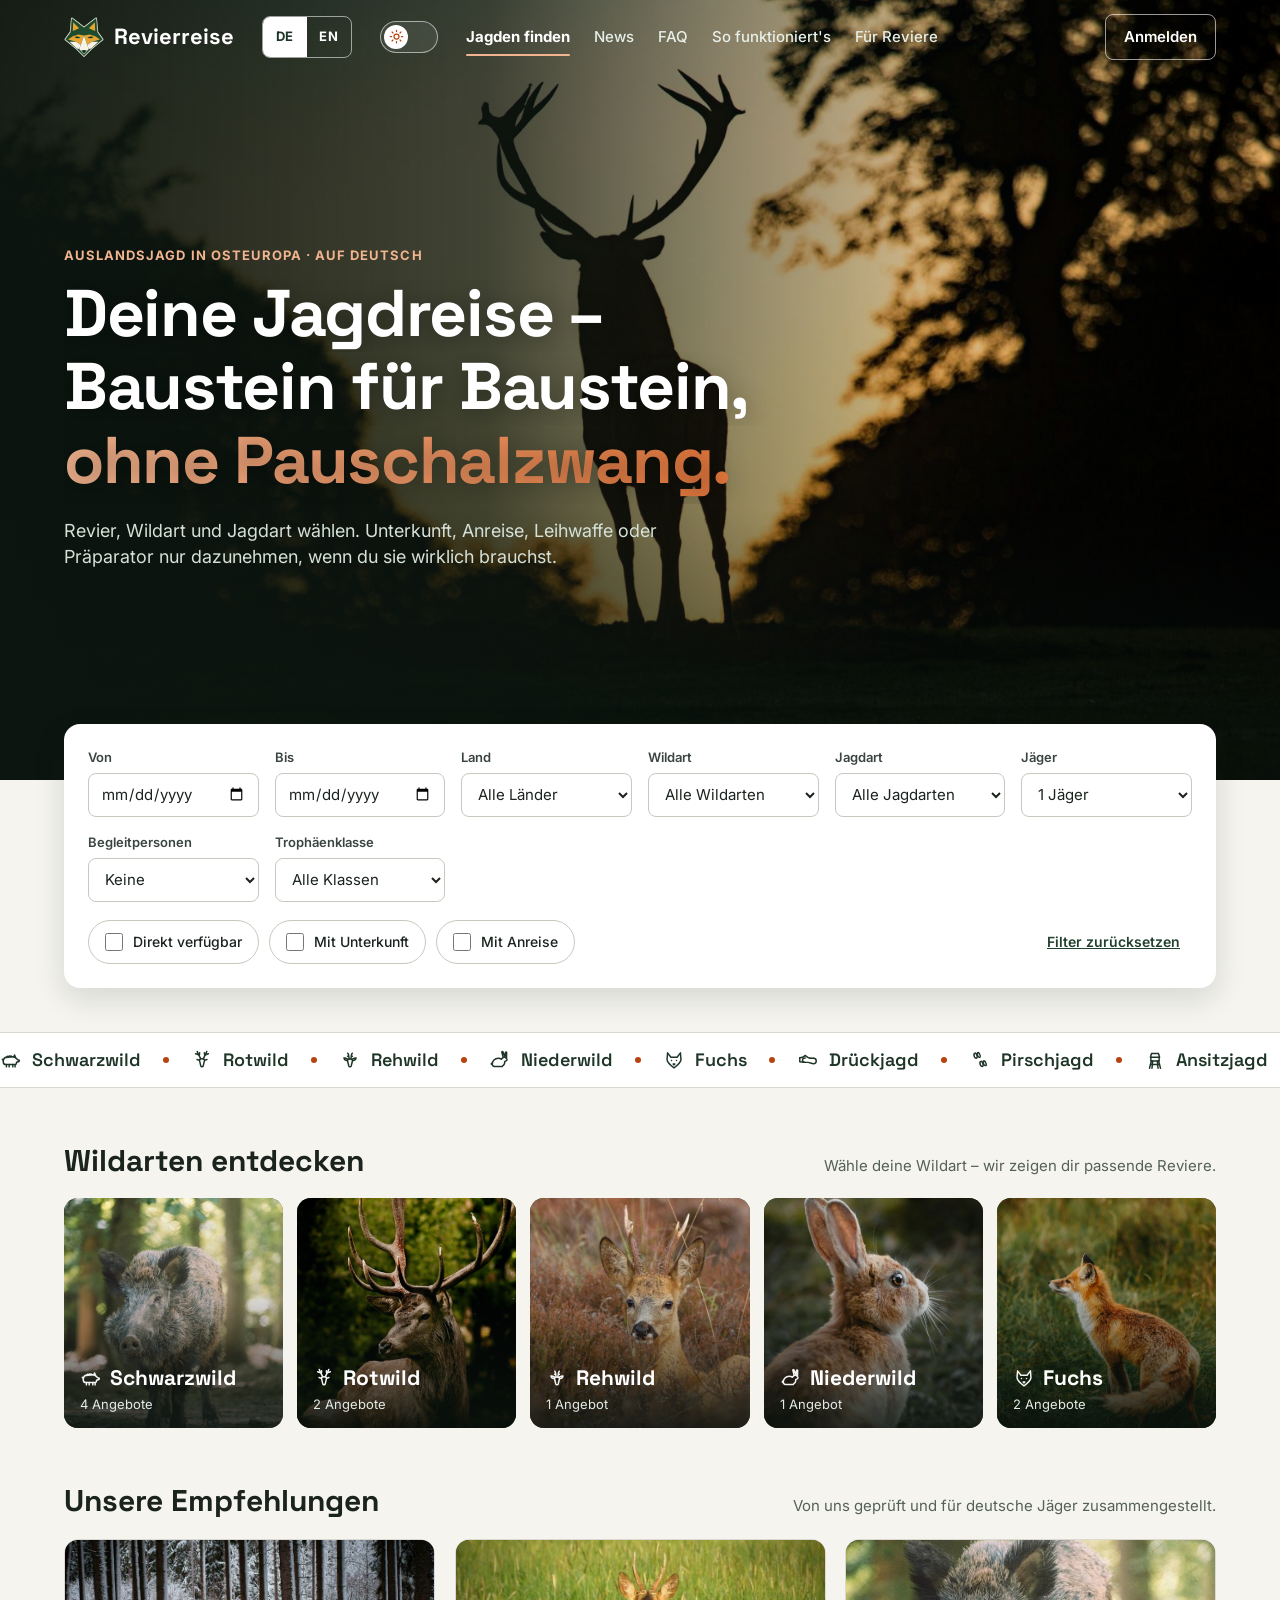
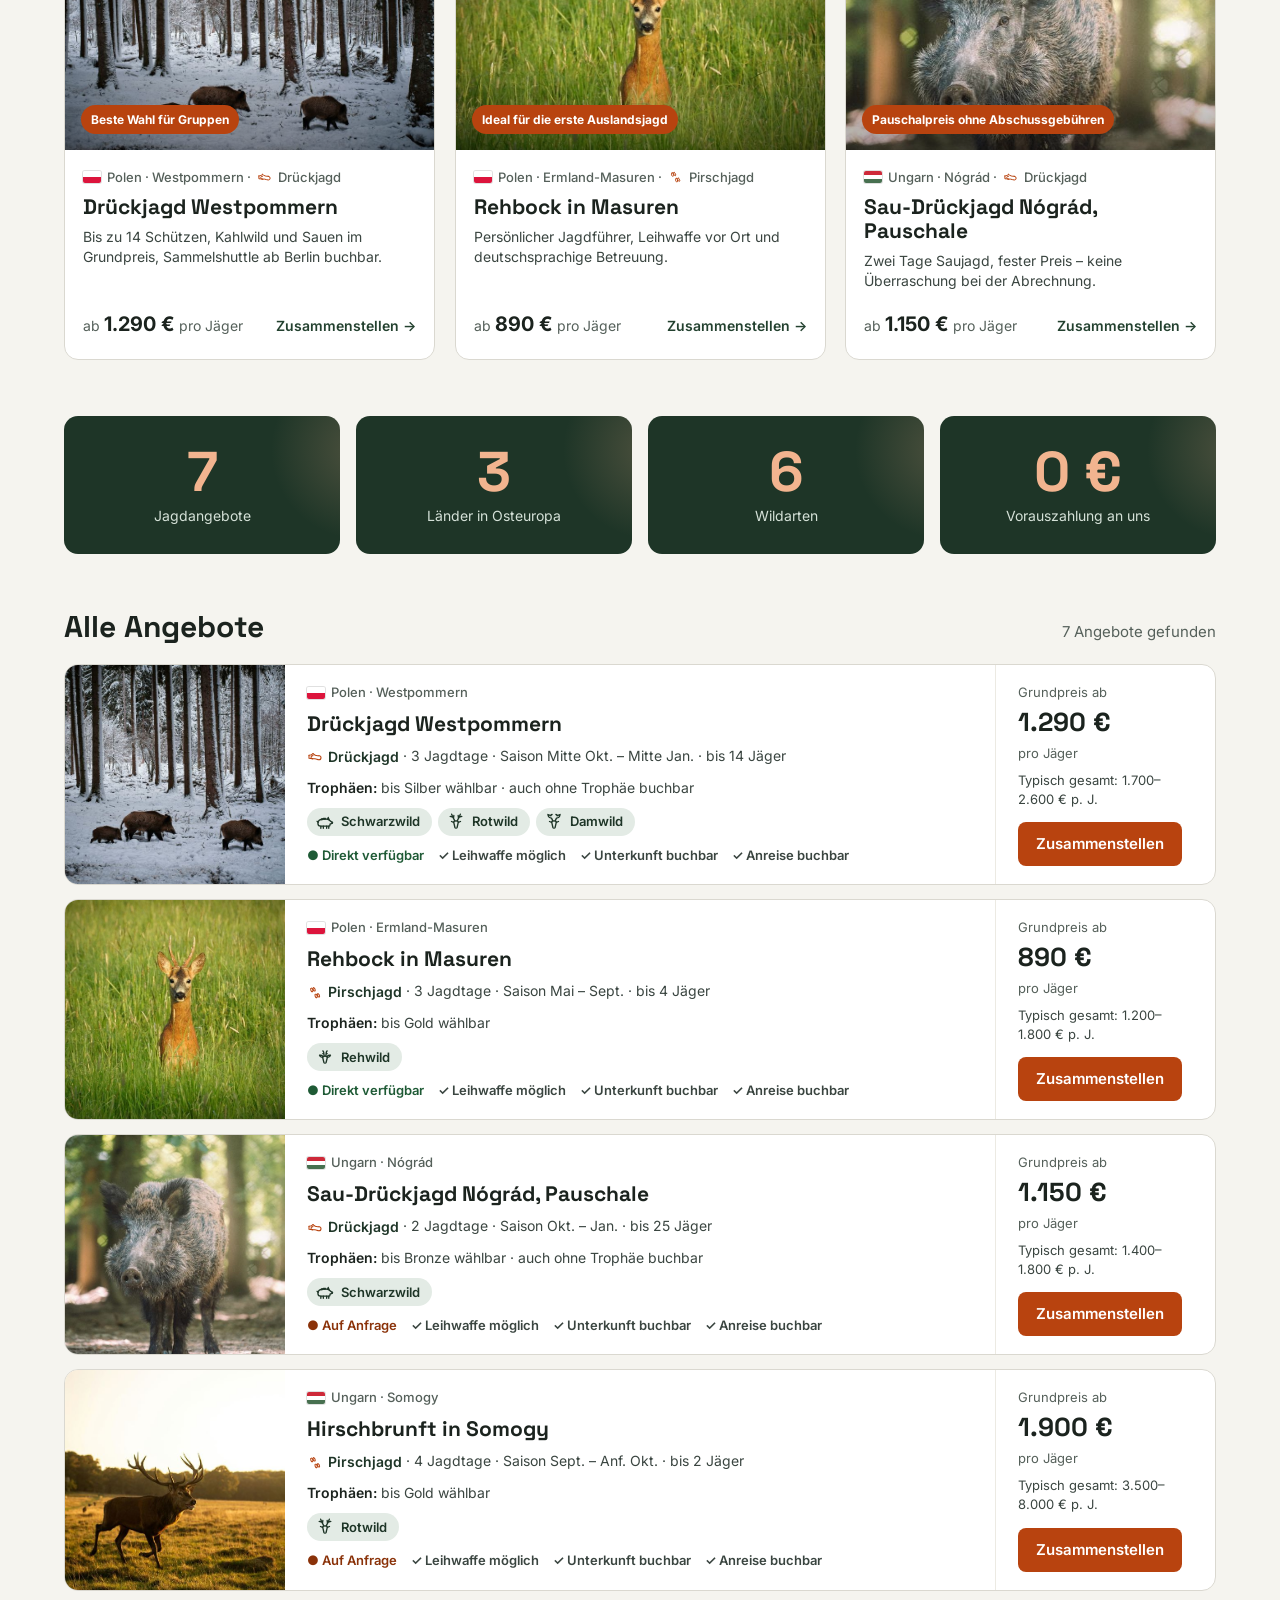
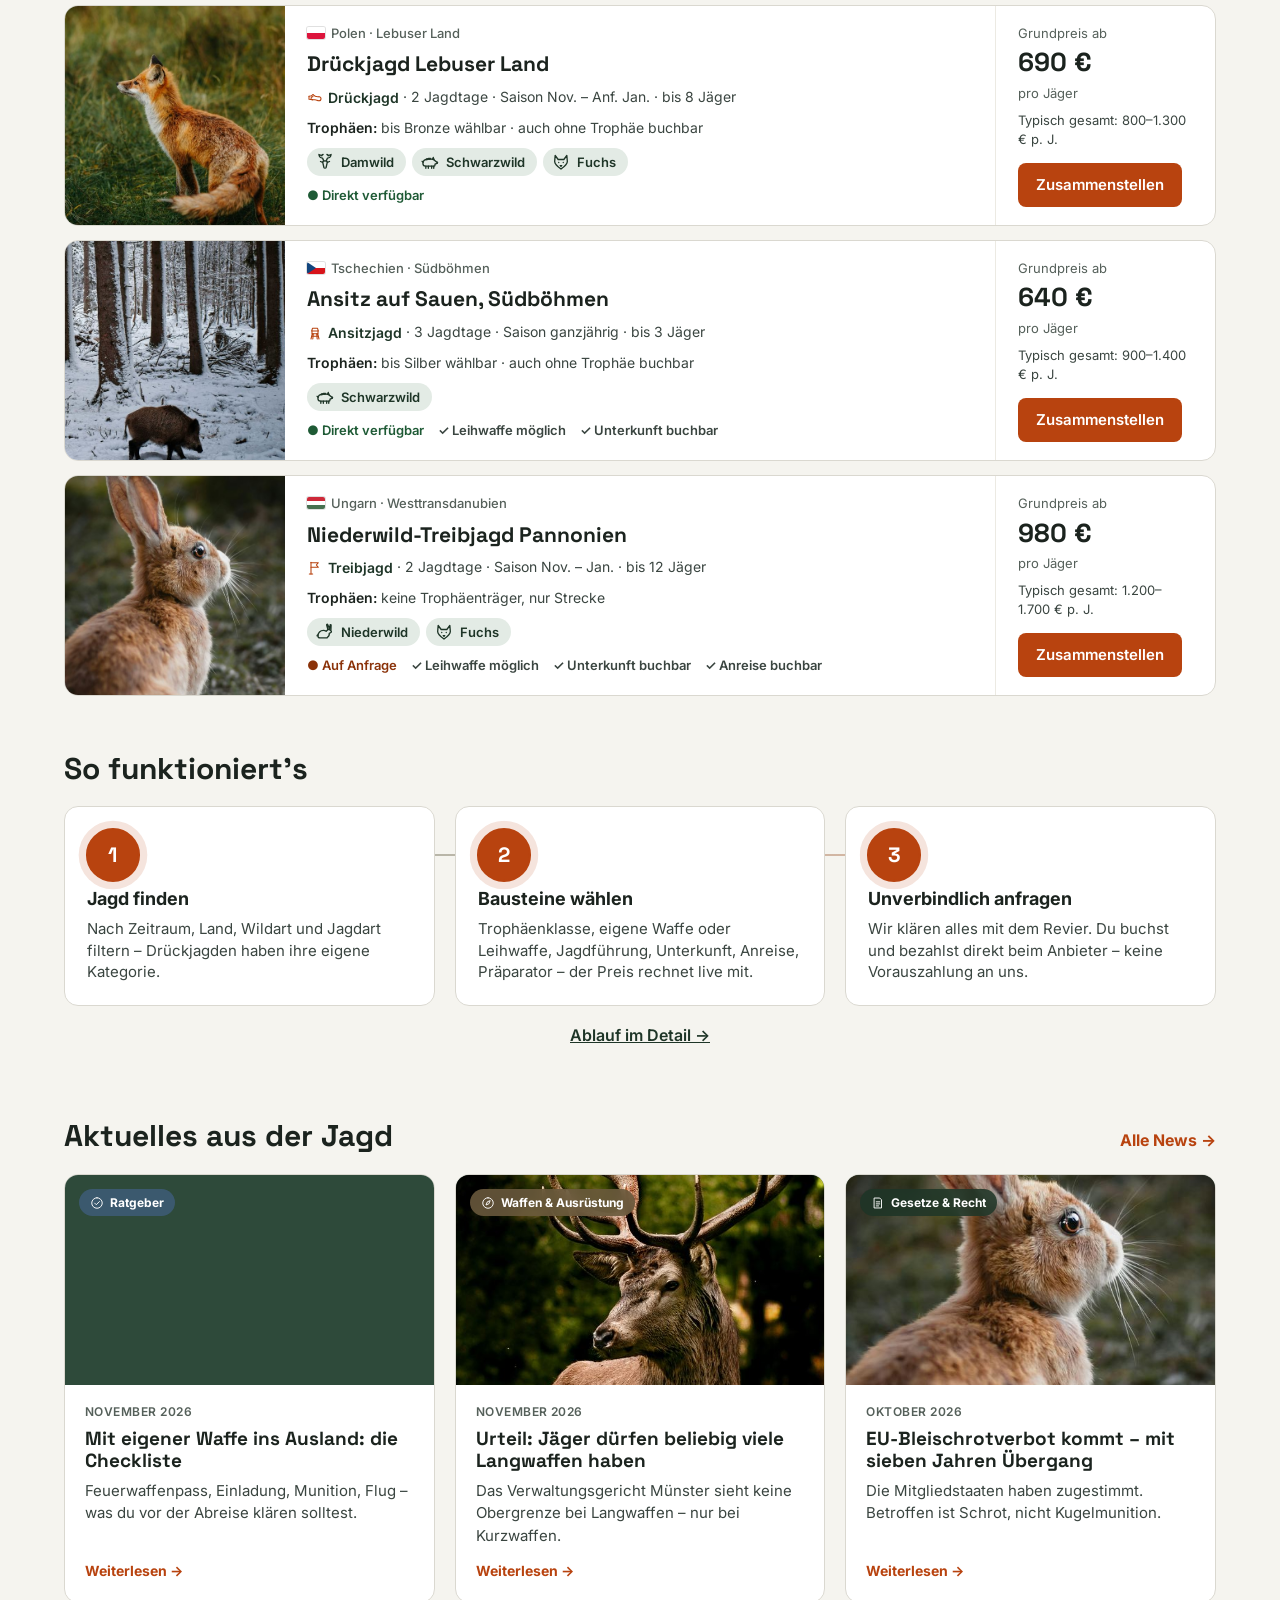
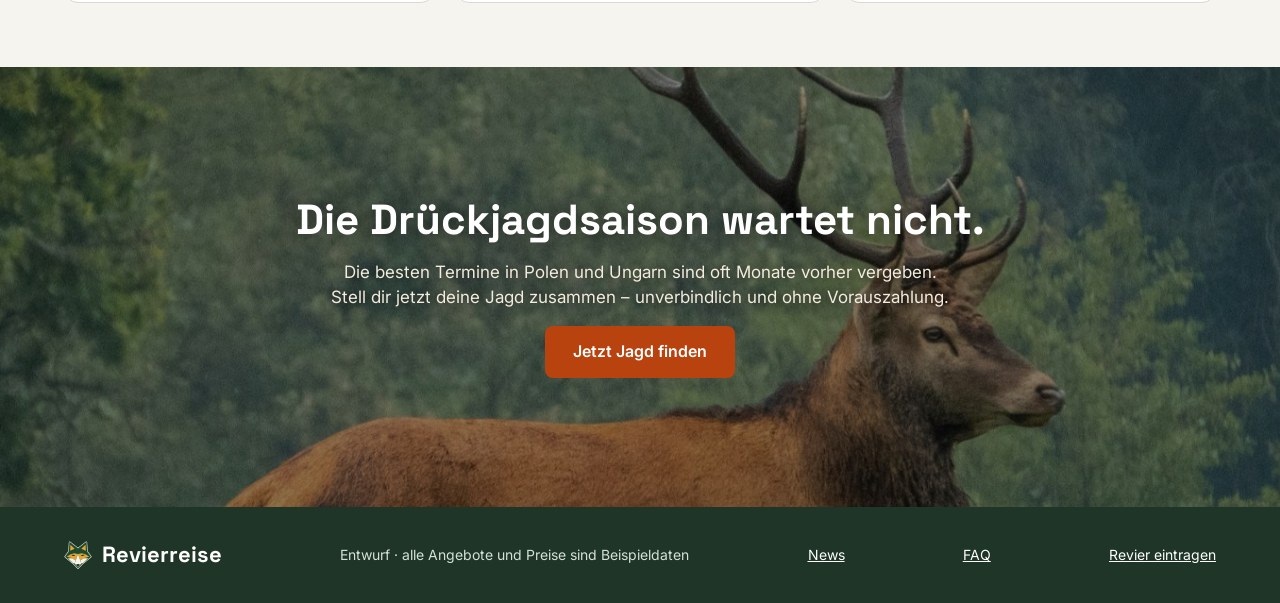
<file: index.html>
<!doctype html>
<html lang="de">
<head>
<meta charset="utf-8">
<meta name="viewport" content="width=device-width, initial-scale=1">
<title>Revierreise – Jagdreisen in Osteuropa individuell zusammenstellen</title>
<meta name="description" content="Jagdreisen nach Polen, Ungarn und Tschechien finden und Baustein für Baustein zusammenstellen – mit Trophäenklasse, Leihwaffe, Unterkunft und klarem Gesamtpreis.">
<link rel="icon" href="assets/img/favicon.svg?v=20261126k" type="image/svg+xml">
<link rel="preconnect" href="https://fonts.googleapis.com">
<link rel="preconnect" href="https://fonts.gstatic.com" crossorigin>
<link href="https://fonts.googleapis.com/css2?family=Inter:wght@400;500;600;700&family=Space+Grotesk:wght@500;600;700&display=swap" rel="stylesheet">
<meta name="theme-color" content="#1E3527">
<script src="assets/js/theme.js?v=20261126k"></script>
<link rel="stylesheet" href="assets/css/styles.css?v=20261126k">
<link rel="stylesheet" href="assets/css/logo.css?v=20261126k">
<link rel="stylesheet" href="assets/css/pages.css?v=20261126l">
</head>
<body class="home">

<header class="site-header">
  <div class="wrap">
    <div class="lang-switch" role="group" data-i18n-aria="langLabel" aria-label="Sprache">
      <button type="button" data-lang="de" aria-pressed="true">DE</button>
      <button type="button" data-lang="en" aria-pressed="false">EN</button>
    </div>
    <a class="logo" href="index.html"><img class="logo-mark" src="assets/img/logo.svg?v=20261126k" alt="" width="40" height="40">Revierreise</a>
    <nav class="main-nav" data-i18n-aria="navLabel" aria-label="Hauptnavigation">
      <a href="#suche" data-i18n="navFind">Jagden finden</a>
      <a href="news.html" data-i18n="navNews">News</a>
      <a href="faq.html" data-i18n="navFaq">FAQ</a>
      <a href="ablauf.html" data-i18n="navHow">So funktioniert's</a>
      <a href="reviere.html" data-i18n="navPartners">Für Reviere</a>
    </nav>
    <a class="btn-ghost" href="#" data-i18n="login">Anmelden</a>
  </div>
</header>

<main>
  <section class="hero has-photo" id="suche">
    <img class="hero-bg" src="assets/img/foto/rothirsch-silhouette-1600.jpg" srcset="assets/img/foto/rothirsch-silhouette-800.jpg 800w, assets/img/foto/rothirsch-silhouette-1600.jpg 1600w" sizes="100vw" alt="" fetchpriority="high">
    <div class="wrap">
      <p class="kicker hero-rise" data-i18n="kicker">Auslandsjagd in Osteuropa · auf Deutsch</p>
      <h1 class="hero-title">
        <span class="line"><span data-i18n="h1a">Deine Jagdreise –</span></span>
        <span class="line"><span data-i18n="h1b">Baustein für Baustein,</span></span>
        <span class="line"><span class="rotator" id="rotator"><span class="word active">mit klarem Gesamtpreis.</span></span></span>
      </h1>
      <p class="lead hero-rise d2" data-i18n="lead">Revier, Wildart und Jagdart wählen.</p>
    </div>
  </section>

  <div class="wrap">
    <form class="search hero-rise d3" role="search" data-i18n-aria="searchLabel" aria-label="Jagdreisen suchen" id="search" onsubmit="return false">
      <div class="search-grid">
        <div class="fld"><label for="f-from" data-i18n="from">Von</label><input id="f-from" name="from" type="date"></div>
        <div class="fld"><label for="f-to" data-i18n="to">Bis</label><input id="f-to" name="to" type="date"></div>
        <div class="fld"><label for="f-land" data-i18n="country">Land</label><select id="f-land" name="land"></select></div>
        <div class="fld"><label for="f-wild" data-i18n="species">Wildart</label><select id="f-wild" name="wild"></select></div>
        <div class="fld"><label for="f-art" data-i18n="method">Jagdart</label><select id="f-art" name="art"></select></div>
        <div class="fld"><label for="f-h" data-i18n="hunters">Jäger</label><select id="f-h" name="h"></select></div>
        <div class="fld"><label for="f-g" data-i18n="guests">Begleitpersonen</label><select id="f-g" name="g"></select></div>
        <div class="fld"><label for="f-trophy" data-i18n="trophy">Trophäenklasse</label><select id="f-trophy" name="trophy"></select></div>
      </div>
      <div class="chips-row">
        <label class="chk"><input type="checkbox" name="instant"> <span data-i18n="instant">Direkt verfügbar</span></label>
        <label class="chk"><input type="checkbox" name="stay"> <span data-i18n="withStay">Mit Unterkunft</span></label>
        <label class="chk"><input type="checkbox" name="travel"> <span data-i18n="withTravel">Mit Anreise</span></label>
        <span class="spacer"></span>
        <button type="reset" class="link-btn" data-i18n="reset">Filter zurücksetzen</button>
      </div>
    </form>
  </div>

  <div class="marquee" aria-hidden="true"><div class="marquee-track" id="marquee"></div></div>

  <section class="section wrap" aria-labelledby="h-species">
    <div class="section-head reveal">
      <h2 id="h-species" data-i18n="speciesTitle">Wildarten entdecken</h2>
      <p data-i18n="speciesSub">Wähle deine Wildart – wir zeigen dir passende Reviere.</p>
    </div>
    <div class="species-grid stagger" id="species"></div>
  </section>

  <section class="section wrap" aria-labelledby="h-rec">
    <div class="section-head reveal">
      <h2 id="h-rec" data-i18n="recTitle">Unsere Empfehlungen</h2>
      <p data-i18n="recSub">Von uns geprüft und für deutsche Jäger zusammengestellt.</p>
    </div>
    <div class="rec-grid stagger" id="recs"></div>
  </section>

  <section class="section wrap" aria-label="Kennzahlen">
    <div class="stats stagger" id="stats"></div>
  </section>

  <section class="section wrap" aria-labelledby="h-all">
    <div class="section-head reveal">
      <h2 id="h-all" data-i18n="allTitle">Alle Angebote</h2>
      <p id="count" aria-live="polite"></p>
    </div>
    <div class="results" id="results"></div>
  </section>

  <section class="section wrap" id="ablauf" aria-labelledby="h-how">
    <div class="section-head reveal"><h2 id="h-how" data-i18n="navHow">So funktioniert's</h2></div>
    <div class="steps timeline stagger">
      <div class="step reveal"><span class="n">1</span><h3 data-i18n="s1t">Jagd finden</h3><p data-i18n="s1p"></p></div>
      <div class="step reveal"><span class="n">2</span><h3 data-i18n="s2t">Bausteine wählen</h3><p data-i18n="s2p"></p></div>
      <div class="step reveal"><span class="n">3</span><h3 data-i18n="s3t">Unverbindlich anfragen</h3><p data-i18n="s3p"></p></div>
    </div>
    <p class="section-more reveal"><a href="ablauf.html" data-i18n="howMore">Ablauf im Detail →</a></p>
  </section>
  <section class="section wrap" aria-labelledby="h-news">
    <div class="section-head reveal">
      <h2 id="h-news" data-i18n="newsHomeTitle">Aktuelles aus der Jagd</h2>
      <a href="news.html" class="news-all" data-i18n="newsHomeAll">Alle News →</a>
    </div>
    <div class="news-teasers stagger" id="newsTeasers"></div>
  </section>

  <section class="band" aria-labelledby="h-band">
    <img class="band-bg" src="assets/img/foto/hero-rothirsch-1600.jpg" srcset="assets/img/foto/hero-rothirsch-800.jpg 800w, assets/img/foto/hero-rothirsch-1600.jpg 1600w" sizes="100vw" alt="" loading="lazy">
    <div class="wrap band-inner reveal">
      <h2 id="h-band" data-i18n="bandTitle">Die Drückjagdsaison wartet nicht.</h2>
      <p data-i18n="bandText"></p>
      <a class="btn btn-lg" href="#suche" data-magnetic data-i18n="bandCta">Jetzt Jagd finden</a>
    </div>
  </section>
</main>

<footer class="site-footer" id="reviere">
  <div class="wrap">
    <span class="logo"><img class="logo-mark" src="assets/img/logo.svg?v=20261126k" alt="" width="28" height="28">Revierreise</span>
    <span data-i18n="footer">Entwurf · alle Angebote und Preise sind Beispieldaten</span>
    <a href="news.html" data-i18n="navNews">News</a>
    <a href="faq.html" data-i18n="navFaq">FAQ</a>
    <a href="reviere.html" data-i18n="listArea">Revier eintragen</a>
  </div>
</footer>

<script src="assets/js/data.js?v=20261126k"></script>
<script src="assets/js/i18n.js?v=20261126k"></script>
<script src="assets/js/i18n-pages.js?v=20261126k"></script>
<script src="assets/js/nav.js?v=20261126k"></script>
<script src="assets/js/icons.js?v=20261126k"></script>
<script src="assets/js/motion.js?v=20261126k"></script>
<script src="assets/js/news-data.js?v=20261126k"></script>
<script src="assets/js/search.js?v=20261126k"></script>
</body>
</html>
</file>
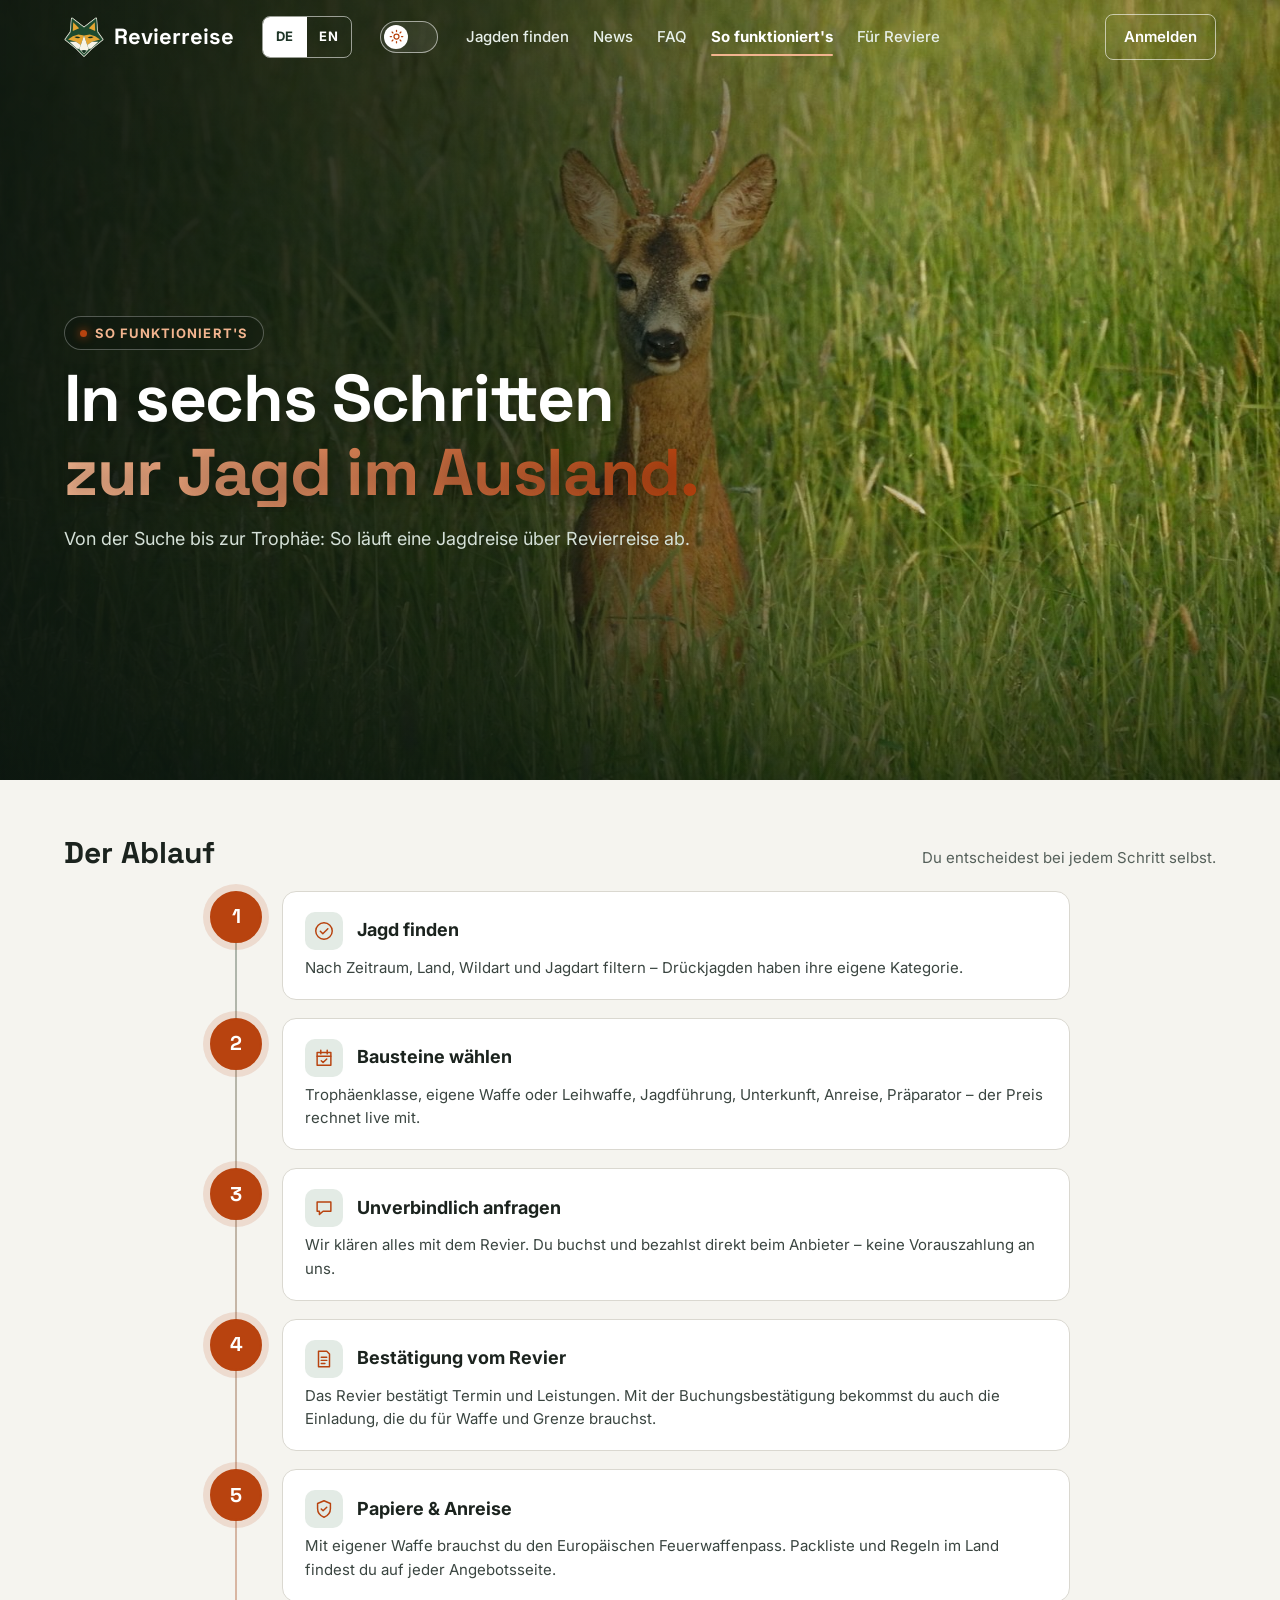
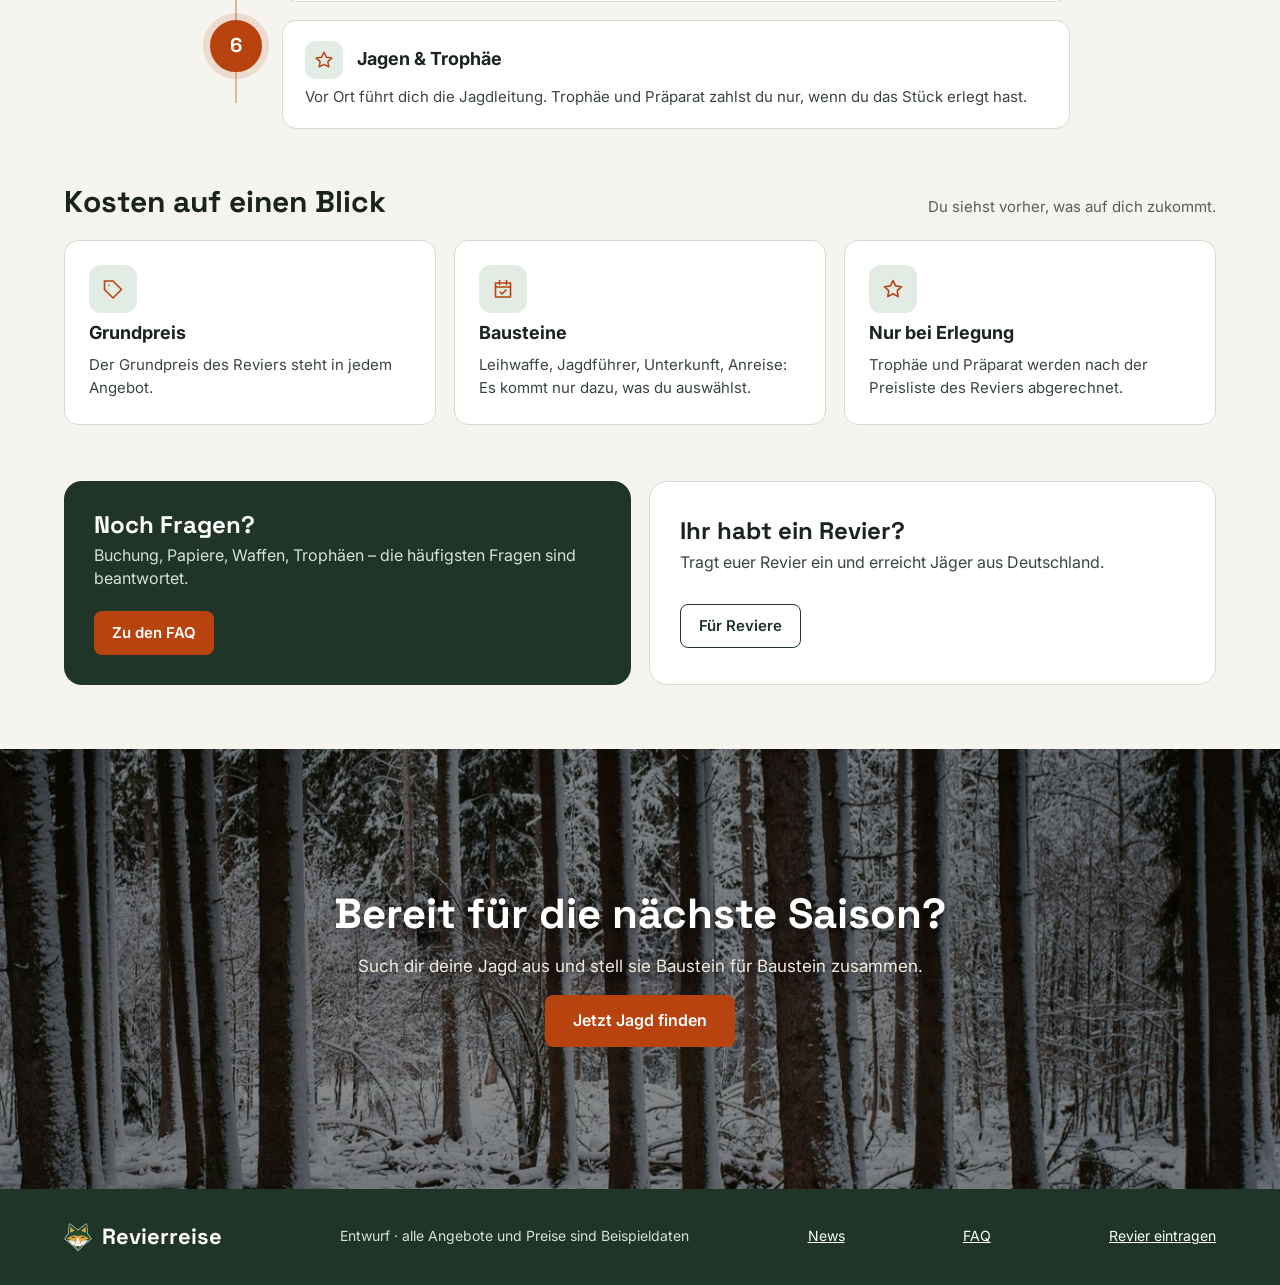
<file: ablauf.html>
<!doctype html>
<html lang="de">
<head>
<meta charset="utf-8">
<meta name="viewport" content="width=device-width, initial-scale=1">
<title>Revierreise – So funktioniert's</title>
<meta name="description" content="Von der Suche bis zur Trophäe: So läuft eine Jagdreise nach Polen, Ungarn oder Tschechien über Revierreise ab.">
<link rel="icon" href="assets/img/favicon.svg?v=20261126k" type="image/svg+xml">
<link rel="preconnect" href="https://fonts.googleapis.com">
<link rel="preconnect" href="https://fonts.gstatic.com" crossorigin>
<link href="https://fonts.googleapis.com/css2?family=Inter:wght@400;500;600;700&family=Space+Grotesk:wght@500;600;700&display=swap" rel="stylesheet">
<meta name="theme-color" content="#1E3527">
<script src="assets/js/theme.js?v=20261126k"></script>
<link rel="stylesheet" href="assets/css/styles.css?v=20261126k">
<link rel="stylesheet" href="assets/css/logo.css?v=20261126k">
<link rel="stylesheet" href="assets/css/pages.css?v=20261126l">
</head>
<body class="home news-page how-page" data-title="hwTitle">

<header class="site-header">
  <div class="wrap">
    <div class="lang-switch" role="group" data-i18n-aria="langLabel" aria-label="Sprache">
      <button type="button" data-lang="de" aria-pressed="true">DE</button>
      <button type="button" data-lang="en" aria-pressed="false">EN</button>
    </div>
    <a class="logo" href="index.html"><img class="logo-mark" src="assets/img/logo.svg?v=20261126k" alt="" width="40" height="40">Revierreise</a>
    <nav class="main-nav" data-i18n-aria="navLabel" aria-label="Hauptnavigation">
      <a href="index.html#suche" data-i18n="navFind">Jagden finden</a>
      <a href="news.html" data-i18n="navNews">News</a>
      <a href="faq.html" data-i18n="navFaq">FAQ</a>
      <a href="ablauf.html" data-i18n="navHow" aria-current="page">So funktioniert's</a>
      <a href="reviere.html" data-i18n="navPartners">Für Reviere</a>
    </nav>
    <a class="btn-ghost" href="#" data-i18n="login">Anmelden</a>
  </div>
</header>

<main>
  <section class="hero has-photo news-hero how-hero">
    <img class="hero-bg" src="assets/img/foto/rehbock-wiese-1600.jpg" srcset="assets/img/foto/rehbock-wiese-800.jpg 800w, assets/img/foto/rehbock-wiese-1600.jpg 1600w" sizes="100vw" alt="" fetchpriority="high">
    <div class="wrap">
      <p class="kicker pill hero-rise" data-i18n="hwKicker">So funktioniert's</p>
      <h1 class="hero-title">
        <span class="line"><span data-i18n="hwH1a">In sechs Schritten</span></span>
        <span class="line"><span class="accent-text" data-i18n="hwH1b">zur Jagd im Ausland.</span></span>
      </h1>
      <p class="lead hero-rise d2" data-i18n="hwLead">Von der Suche bis zur Trophäe: So läuft eine Jagdreise über Revierreise ab.</p>
    </div>
  </section>

  <section class="section wrap" aria-labelledby="h-flow">
    <div class="section-head reveal">
      <h2 id="h-flow" data-i18n="hwStepsTitle">Der Ablauf</h2>
      <p data-i18n="hwStepsSub">Du entscheidest bei jedem Schritt selbst.</p>
    </div>
    <ol class="vsteps">
      <li class="vstep reveal"><span class="vn">1</span><div class="vcard"><span class="vico" data-icon="rvCheck"></span><h3 data-i18n="s1t">Jagd finden</h3><p data-i18n="s1p"></p></div></li>
      <li class="vstep reveal"><span class="vn">2</span><div class="vcard"><span class="vico" data-icon="rvOrga"></span><h3 data-i18n="s2t">Bausteine wählen</h3><p data-i18n="s2p"></p></div></li>
      <li class="vstep reveal"><span class="vn">3</span><div class="vcard"><span class="vico" data-icon="rvComm"></span><h3 data-i18n="s3t">Unverbindlich anfragen</h3><p data-i18n="s3p"></p></div></li>
      <li class="vstep reveal"><span class="vn">4</span><div class="vcard"><span class="vico" data-icon="rvDoc"></span><h3 data-i18n="s4t">Bestätigung vom Revier</h3><p data-i18n="s4p"></p></div></li>
      <li class="vstep reveal"><span class="vn">5</span><div class="vcard"><span class="vico" data-icon="rvShield"></span><h3 data-i18n="s5t">Papiere &amp; Anreise</h3><p data-i18n="s5p"></p></div></li>
      <li class="vstep reveal"><span class="vn">6</span><div class="vcard"><span class="vico" data-icon="rvStar"></span><h3 data-i18n="s6t">Jagen &amp; Trophäe</h3><p data-i18n="s6p"></p></div></li>
    </ol>
  </section>

  <section class="section wrap" aria-labelledby="h-cost">
    <div class="section-head reveal">
      <h2 id="h-cost" data-i18n="hwCostTitle">Kosten auf einen Blick</h2>
      <p data-i18n="hwCostSub">Du siehst vorher, was auf dich zukommt.</p>
    </div>
    <div class="benefits three stagger">
      <div class="benefit reveal"><span class="benefit-ico" data-icon="rvValue" data-icon-size="24"></span><h3 data-i18n="hwC1t">Grundpreis</h3><p data-i18n="hwC1p"></p></div>
      <div class="benefit reveal"><span class="benefit-ico" data-icon="rvOrga" data-icon-size="24"></span><h3 data-i18n="hwC2t">Bausteine</h3><p data-i18n="hwC2p"></p></div>
      <div class="benefit reveal"><span class="benefit-ico" data-icon="rvStar" data-icon-size="24"></span><h3 data-i18n="hwC3t">Nur bei Erlegung</h3><p data-i18n="hwC3p"></p></div>
    </div>
  </section>

  <section class="section wrap duo" aria-label="Weiter">
    <div class="faq-cta reveal">
      <div><h2 data-i18n="hwFaqT">Noch Fragen?</h2><p data-i18n="hwFaqP"></p></div>
      <a class="btn" href="faq.html" data-i18n="hwFaqBtn">Zu den FAQ</a>
    </div>
    <div class="faq-cta alt reveal">
      <div><h2 data-i18n="hwPartnerT">Ihr habt ein Revier?</h2><p data-i18n="hwPartnerP"></p></div>
      <a class="btn outline light" href="reviere.html" data-i18n="hwPartnerBtn">Für Reviere</a>
    </div>
  </section>

  <section class="band" aria-labelledby="h-band">
    <img class="band-bg" src="assets/img/foto/schwarzwild-winter-1600.jpg" srcset="assets/img/foto/schwarzwild-winter-800.jpg 800w, assets/img/foto/schwarzwild-winter-1600.jpg 1600w" sizes="100vw" alt="" loading="lazy">
    <div class="wrap band-inner reveal">
      <h2 id="h-band" data-i18n="hwBandT">Bereit für die nächste Saison?</h2>
      <p data-i18n="hwBandP"></p>
      <a class="btn btn-lg" href="index.html#suche" data-magnetic data-i18n="hwBandBtn">Jetzt Jagd finden</a>
    </div>
  </section>
</main>

<footer class="site-footer">
  <div class="wrap">
    <span class="logo"><img class="logo-mark" src="assets/img/logo.svg?v=20261126k" alt="" width="28" height="28">Revierreise</span>
    <span data-i18n="footer">Entwurf · alle Angebote und Preise sind Beispieldaten</span>
    <a href="news.html" data-i18n="navNews">News</a>
    <a href="faq.html" data-i18n="navFaq">FAQ</a>
    <a href="reviere.html" data-i18n="listArea">Revier eintragen</a>
  </div>
</footer>

<script src="assets/js/data.js?v=20261126k"></script>
<script src="assets/js/i18n.js?v=20261126k"></script>
<script src="assets/js/i18n-pages.js?v=20261126k"></script>
<script src="assets/js/nav.js?v=20261126k"></script>
<script src="assets/js/icons.js?v=20261126k"></script>
<script src="assets/js/motion.js?v=20261126k"></script>
<script src="assets/js/pages.js?v=20261126k"></script>
</body>
</html>
</file>
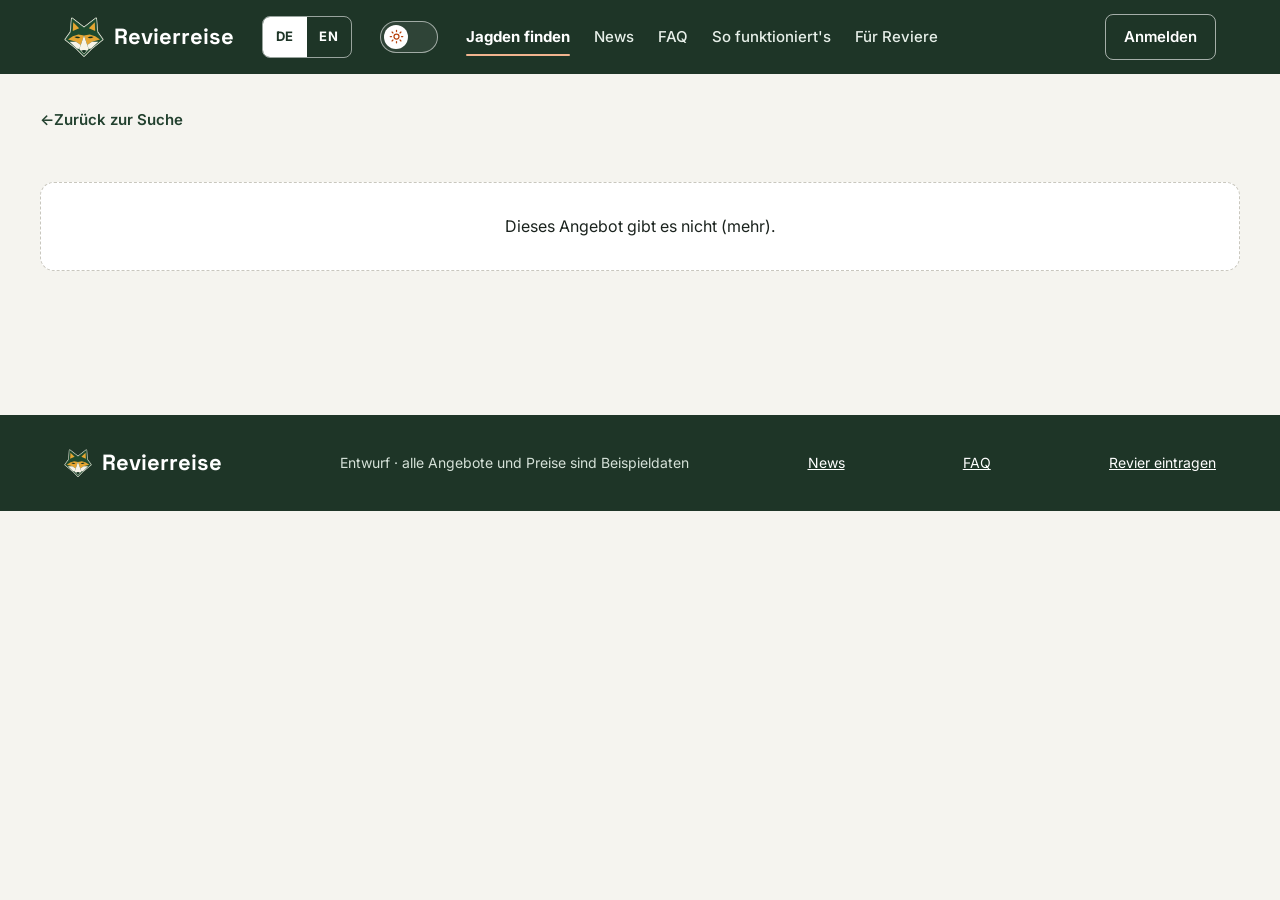
<file: angebot.html>
<!doctype html>
<html lang="de">
<head>
<meta charset="utf-8">
<meta name="viewport" content="width=device-width, initial-scale=1">
<title>Revierreise – Jagd zusammenstellen</title>
<link rel="icon" href="assets/img/favicon.svg?v=20261126k" type="image/svg+xml">
<link rel="preconnect" href="https://fonts.googleapis.com">
<link rel="preconnect" href="https://fonts.gstatic.com" crossorigin>
<link href="https://fonts.googleapis.com/css2?family=Inter:wght@400;500;600;700&family=Space+Grotesk:wght@500;600;700&display=swap" rel="stylesheet">
<meta name="theme-color" content="#1E3527">
<script src="assets/js/theme.js?v=20261126k"></script>
<link rel="stylesheet" href="assets/css/styles.css?v=20261126k">
<link rel="stylesheet" href="assets/css/logo.css?v=20261126k">
<link rel="stylesheet" href="assets/css/pages.css?v=20261126l">
</head>
<body>

<header class="site-header">
  <div class="wrap">
    <div class="lang-switch" role="group" data-i18n-aria="langLabel" aria-label="Sprache">
      <button type="button" data-lang="de" aria-pressed="true">DE</button>
      <button type="button" data-lang="en" aria-pressed="false">EN</button>
    </div>
    <a class="logo" href="index.html"><img class="logo-mark" src="assets/img/logo.svg?v=20261126k" alt="" width="40" height="40">Revierreise</a>
    <nav class="main-nav" data-i18n-aria="navLabel" aria-label="Hauptnavigation">
      <a href="index.html#suche" data-i18n="navFind">Jagden finden</a>
      <a href="news.html" data-i18n="navNews">News</a>
      <a href="faq.html" data-i18n="navFaq">FAQ</a>
      <a href="ablauf.html" data-i18n="navHow">So funktioniert's</a>
      <a href="reviere.html" data-i18n="navPartners">Für Reviere</a>
    </nav>
    <a class="btn-ghost" href="#" data-i18n="login">Anmelden</a>
  </div>
</header>

<main class="wrap detail" id="detail">
  <a class="back" href="index.html" id="back">← <span data-i18n="back">Zurück zur Suche</span></a>
  <div id="content"></div>
</main>

<footer class="site-footer">
  <div class="wrap">
    <span class="logo"><img class="logo-mark" src="assets/img/logo.svg?v=20261126k" alt="" width="28" height="28">Revierreise</span>
    <span data-i18n="footer">Entwurf · alle Angebote und Preise sind Beispieldaten</span>
    <a href="news.html" data-i18n="navNews">News</a>
    <a href="faq.html" data-i18n="navFaq">FAQ</a>
    <a href="reviere.html" data-i18n="listArea">Revier eintragen</a>
  </div>
</footer>

<dialog id="enquiry" aria-labelledby="enq-title">
  <form method="dialog" id="enq-form">
    <h2 id="enq-title" data-i18n="formTitle">Unverbindliche Anfrage</h2>
    <p data-i18n="formIntro"></p>
    <div class="fld"><label for="e-name" data-i18n="fName">Name</label><input id="e-name" name="name" required autocomplete="name"></div>
    <div class="fld"><label for="e-mail" data-i18n="fEmail">E-Mail</label><input id="e-mail" name="email" type="email" required autocomplete="email"></div>
    <div class="fld"><label for="e-phone" data-i18n="fPhone">Telefon</label><input id="e-phone" name="phone" type="tel" autocomplete="tel"></div>
    <div class="fld"><label for="e-msg" data-i18n="fMsg">Nachricht</label><textarea id="e-msg" name="msg"></textarea></div>
    <p class="small" data-i18n="fHint" style="font-size:12px;color:var(--muted)"></p>
    <div class="actions">
      <button type="button" class="btn outline" id="enq-cancel" data-i18n="fCancel">Abbrechen</button>
      <button type="submit" class="btn" data-i18n="fSend">Anfrage senden</button>
    </div>
  </form>
</dialog>

<script src="assets/js/data.js?v=20261126k"></script>
<script src="assets/js/i18n.js?v=20261126k"></script>
<script src="assets/js/i18n-pages.js?v=20261126k"></script>
<script src="assets/js/nav.js?v=20261126k"></script>
<script src="assets/js/icons.js?v=20261126k"></script>
<script src="assets/js/motion.js?v=20261126k"></script>
<script src="assets/js/map.js?v=20261126k"></script>
<script src="assets/js/reviews.js?v=20261126k"></script>
<script src="assets/js/travel-data.js?v=20261126k"></script>
<script src="assets/js/travel.js?v=20261126k"></script>
<script src="assets/js/pricing.js?v=20261126k"></script>
<script src="assets/js/detail.js?v=20261126k"></script>
</body>
</html>
</file>
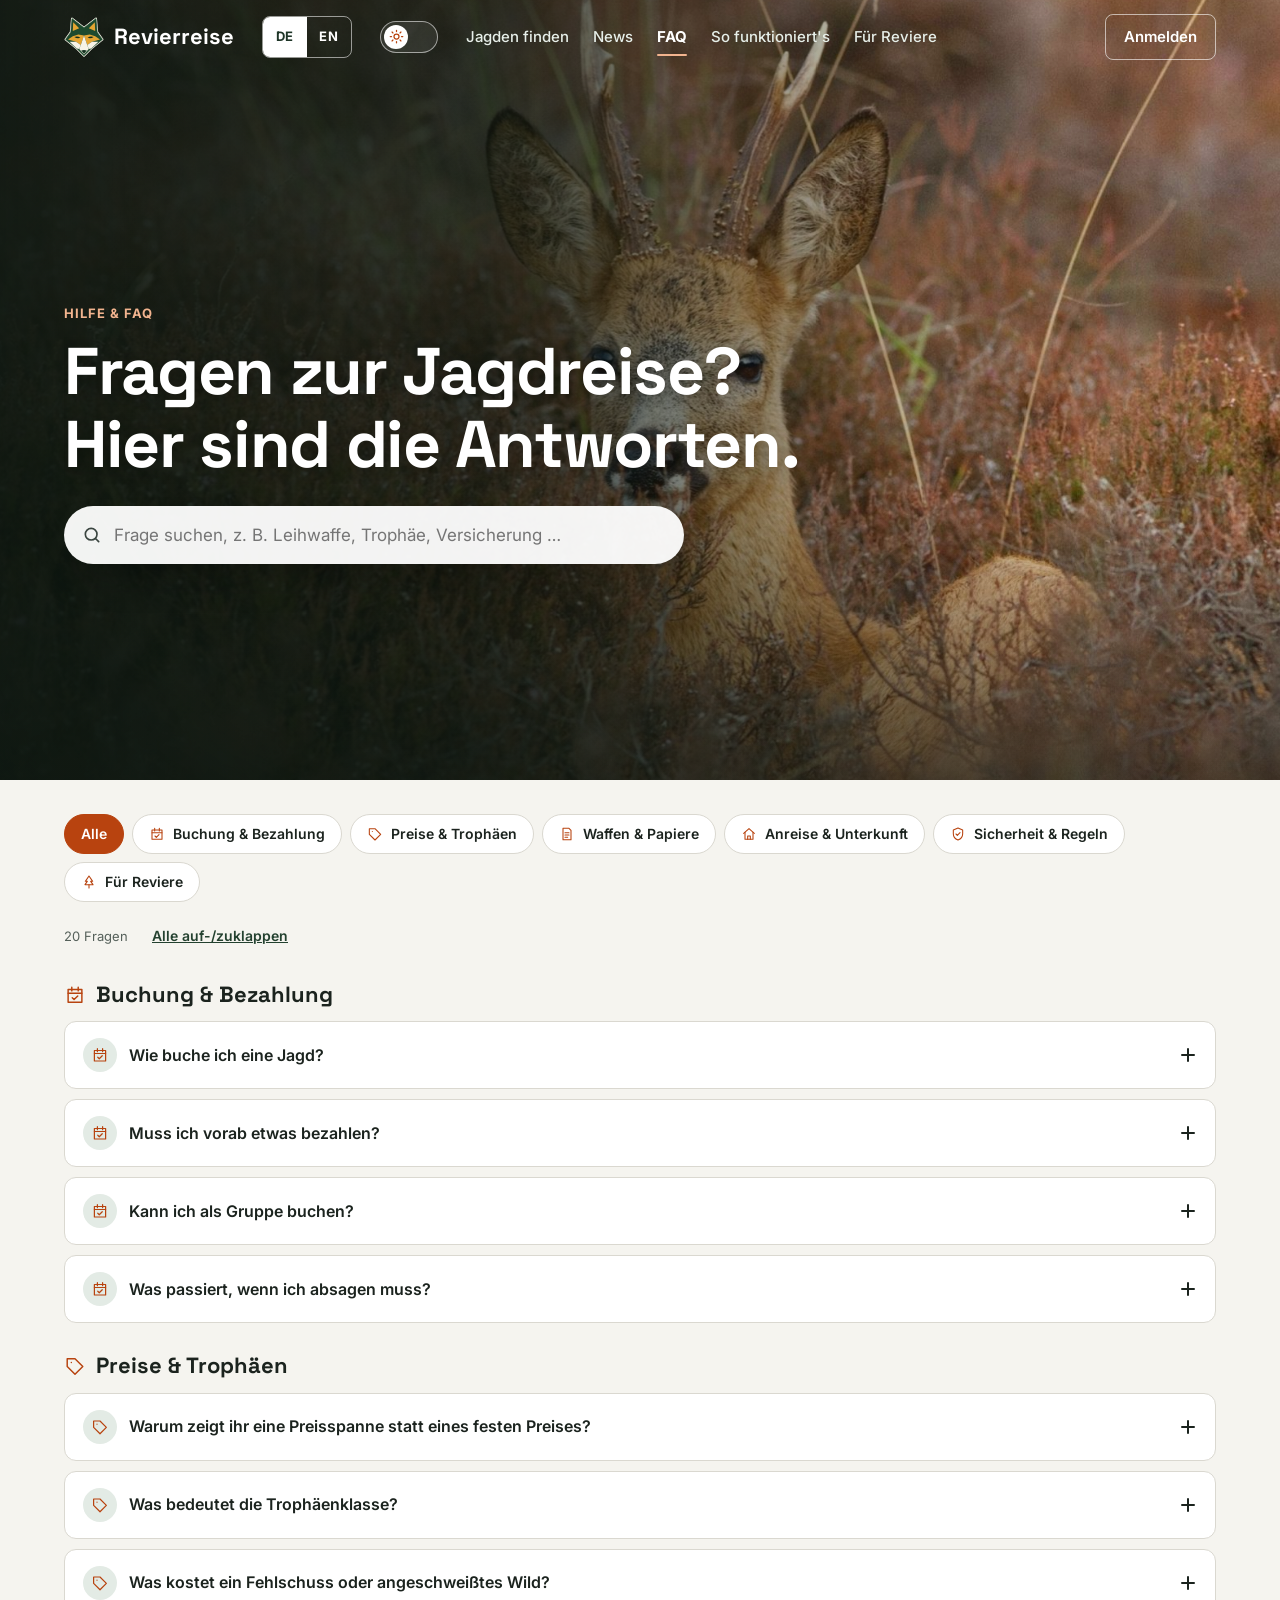
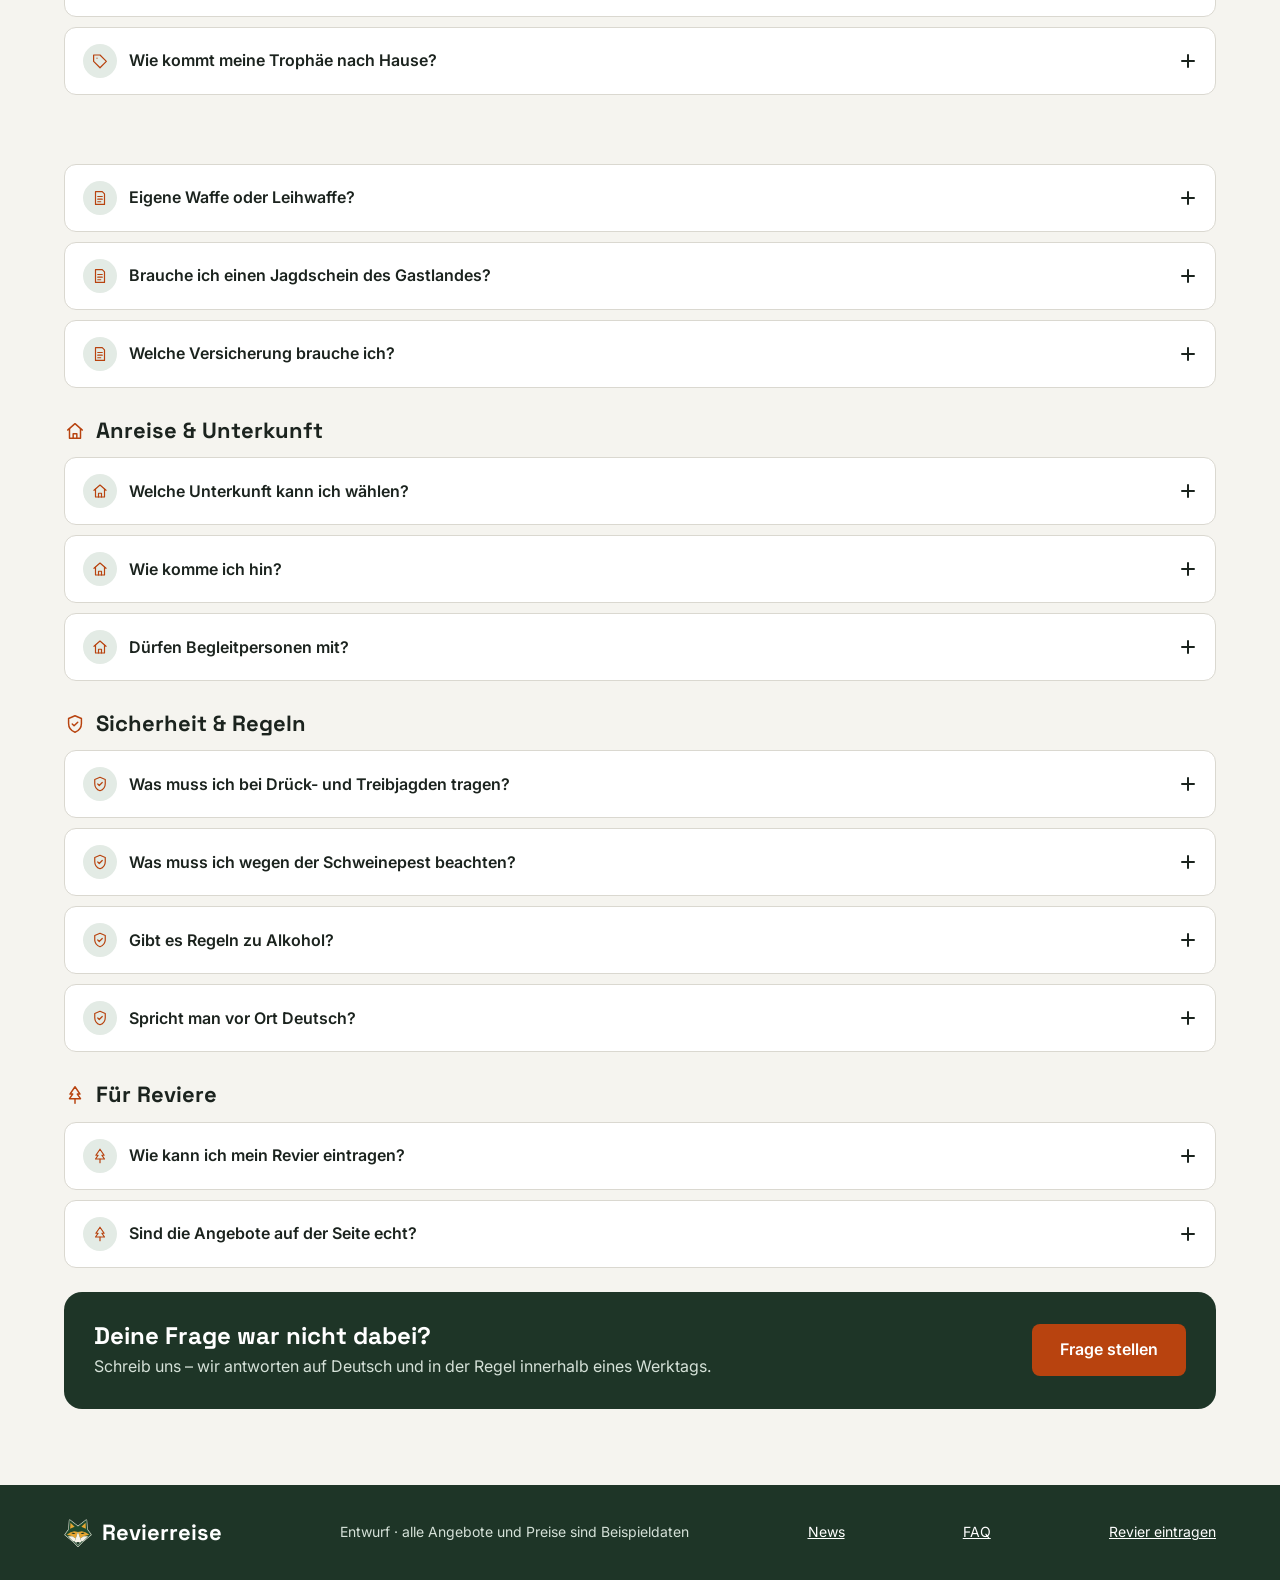
<file: faq.html>
<!doctype html>
<html lang="de">
<head>
<meta charset="utf-8">
<meta name="viewport" content="width=device-width, initial-scale=1">
<title>Revierreise – Häufige Fragen</title>
<meta name="description" content="Häufige Fragen zu Buchung, Preisen, Trophäen, Waffen, Papieren und Reisen zur Auslandsjagd.">
<link rel="icon" href="assets/img/favicon.svg?v=20261126k" type="image/svg+xml">
<link rel="preconnect" href="https://fonts.googleapis.com">
<link rel="preconnect" href="https://fonts.gstatic.com" crossorigin>
<link href="https://fonts.googleapis.com/css2?family=Inter:wght@400;500;600;700&family=Space+Grotesk:wght@500;600;700&display=swap" rel="stylesheet">
<meta name="theme-color" content="#1E3527">
<script src="assets/js/theme.js?v=20261126k"></script>
<link rel="stylesheet" href="assets/css/styles.css?v=20261126k">
<link rel="stylesheet" href="assets/css/logo.css?v=20261126k">
<link rel="stylesheet" href="assets/css/pages.css?v=20261126l">
</head>
<body class="home news-page faq-page">

<header class="site-header">
  <div class="wrap">
    <div class="lang-switch" role="group" data-i18n-aria="langLabel" aria-label="Sprache">
      <button type="button" data-lang="de" aria-pressed="true">DE</button>
      <button type="button" data-lang="en" aria-pressed="false">EN</button>
    </div>
    <a class="logo" href="index.html"><img class="logo-mark" src="assets/img/logo.svg?v=20261126k" alt="" width="40" height="40">Revierreise</a>
    <nav class="main-nav" data-i18n-aria="navLabel" aria-label="Hauptnavigation">
      <a href="index.html#suche" data-i18n="navFind">Jagden finden</a>
      <a href="news.html" data-i18n="navNews">News</a>
      <a href="faq.html" data-i18n="navFaq" aria-current="page">FAQ</a>
      <a href="ablauf.html" data-i18n="navHow">So funktioniert's</a>
      <a href="reviere.html" data-i18n="navPartners">Für Reviere</a>
    </nav>
    <a class="btn-ghost" href="#" data-i18n="login">Anmelden</a>
  </div>
</header>

<main>
  <section class="hero has-photo news-hero faq-hero">
    <img class="hero-bg" src="assets/img/foto/rehbock-heide-1600.jpg" srcset="assets/img/foto/rehbock-heide-800.jpg 800w, assets/img/foto/rehbock-heide-1600.jpg 1600w" sizes="100vw" alt="" fetchpriority="high">
    <div class="wrap">
      <p class="kicker hero-rise" data-i18n="faqKicker">Hilfe &amp; FAQ</p>
      <h1 class="hero-title">
        <span class="line"><span data-i18n="faqH1a">Fragen zur Jagdreise?</span></span>
        <span class="line"><span data-i18n="faqH1b">Hier sind die Antworten.</span></span>
      </h1>
      <div class="faq-search hero-rise d2">
        <svg viewBox="0 0 24 24" width="20" height="20" fill="none" stroke="currentColor" stroke-width="2" stroke-linecap="round" aria-hidden="true"><circle cx="11" cy="11" r="7"/><path d="M20 20l-3.5-3.5"/></svg>
        <input id="faqSearch" type="search" data-i18n-aria="faqSearchLabel" aria-label="Fragen durchsuchen" placeholder="Frage suchen …" autocomplete="off">
      </div>
    </div>
  </section>

  <div class="wrap news-wrap faq-wrap" id="content">
    <div class="news-bar reveal">
      <div class="news-filters" id="faqCats" role="group" data-i18n-aria="newsFilter" aria-label="Themen"></div>
      <div class="faq-tools"><span class="news-updated" id="faqCount"></span><button type="button" class="link-btn" id="faqToggle" data-i18n="faqToggle">Alle auf-/zuklappen</button></div>
    </div>
    <div id="faqList" class="faq-list"></div>
    <div class="faq-cta reveal">
      <div>
        <h2 data-i18n="faqCtaTitle">Deine Frage war nicht dabei?</h2>
        <p data-i18n="faqCtaText">Schreib uns – wir antworten auf Deutsch und in der Regel innerhalb eines Werktags.</p>
      </div>
      <a class="btn btn-lg" data-magnetic href="mailto:anfrage@example.com" data-i18n="faqCtaBtn">Frage stellen</a>
    </div>
  </div>
</main>

<footer class="site-footer" id="reviere">
  <div class="wrap">
    <span class="logo"><img class="logo-mark" src="assets/img/logo.svg?v=20261126k" alt="" width="28" height="28">Revierreise</span>
    <span data-i18n="footer">Entwurf · alle Angebote und Preise sind Beispieldaten</span>
    <a href="news.html" data-i18n="navNews">News</a>
    <a href="faq.html" data-i18n="navFaq">FAQ</a>
    <a href="reviere.html" data-i18n="listArea">Revier eintragen</a>
  </div>
</footer>

<script src="assets/js/data.js?v=20261126k"></script>
<script src="assets/js/i18n.js?v=20261126k"></script>
<script src="assets/js/i18n-pages.js?v=20261126k"></script>
<script src="assets/js/nav.js?v=20261126k"></script>
<script src="assets/js/icons.js?v=20261126k"></script>
<script src="assets/js/motion.js?v=20261126k"></script>
<script src="assets/js/faq-data.js?v=20261126k"></script>
<script src="assets/js/faq.js?v=20261126k"></script>
</body>
</html>
</file>
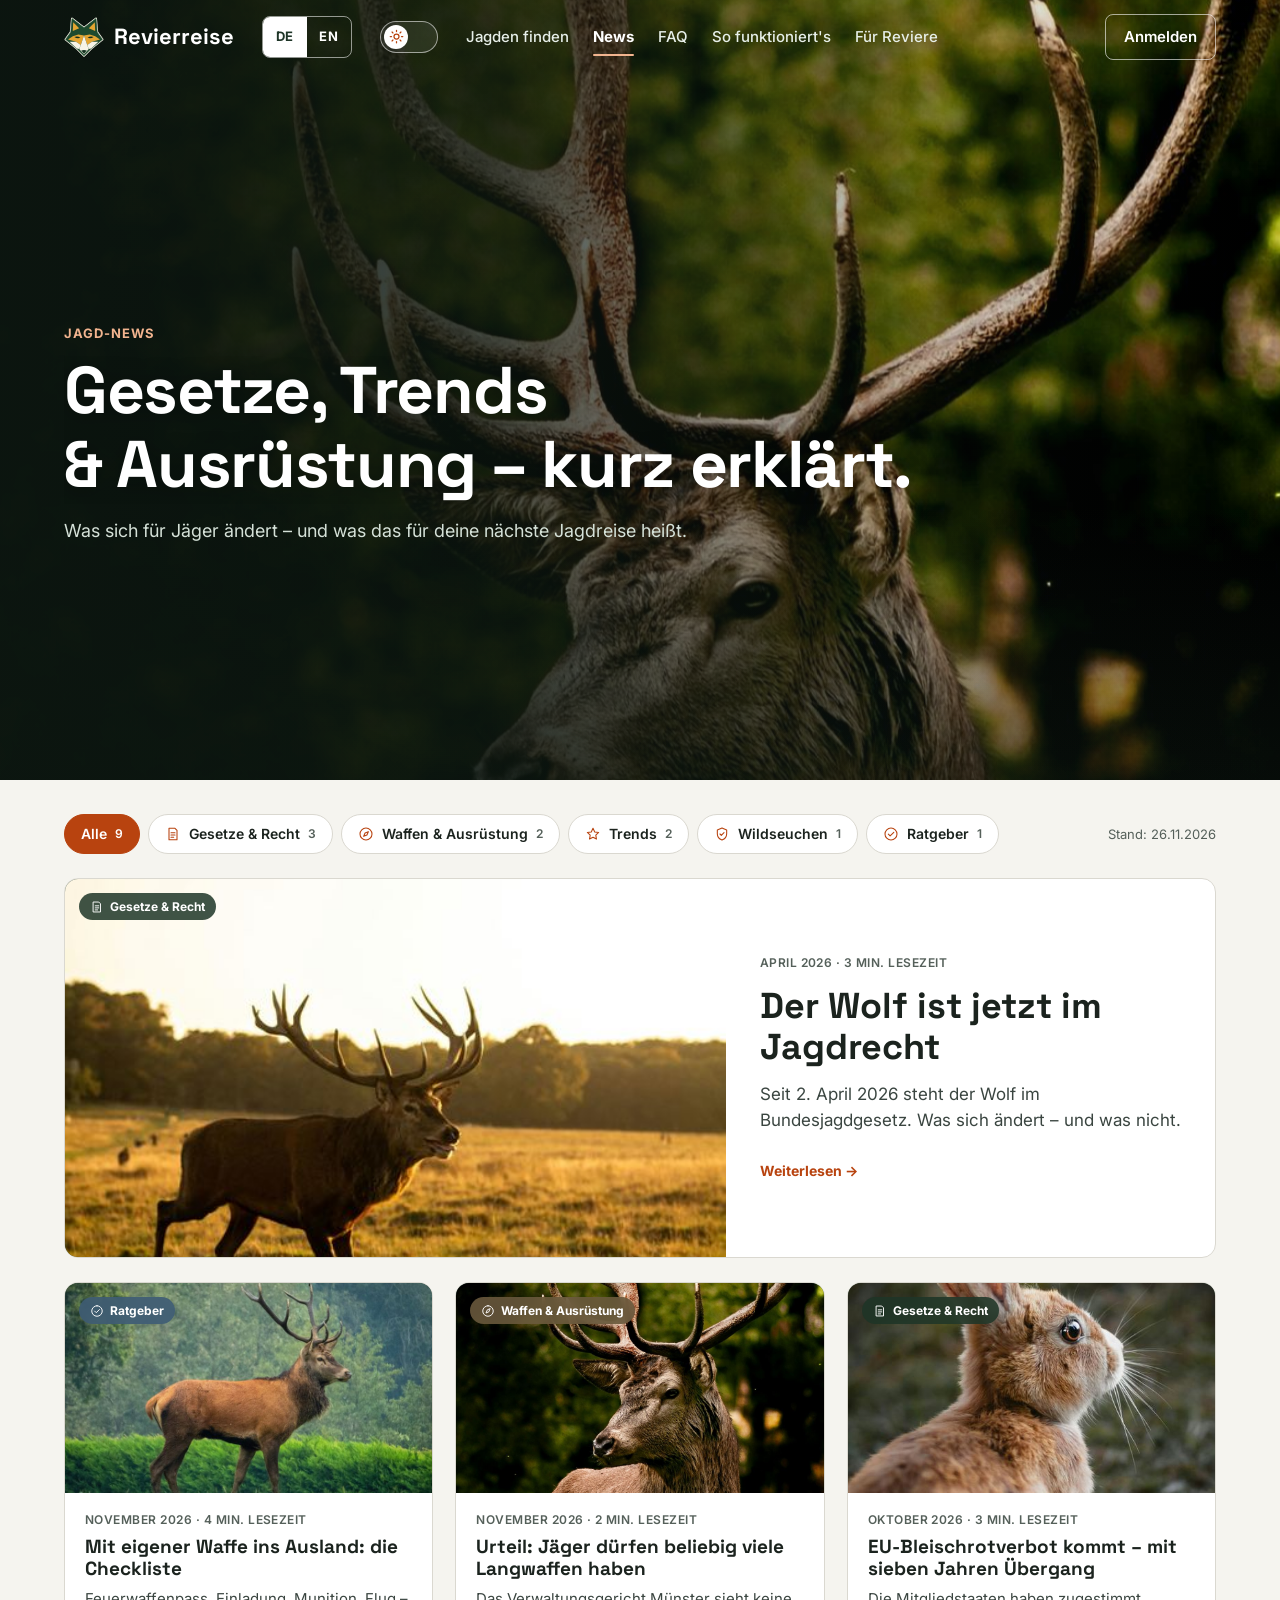
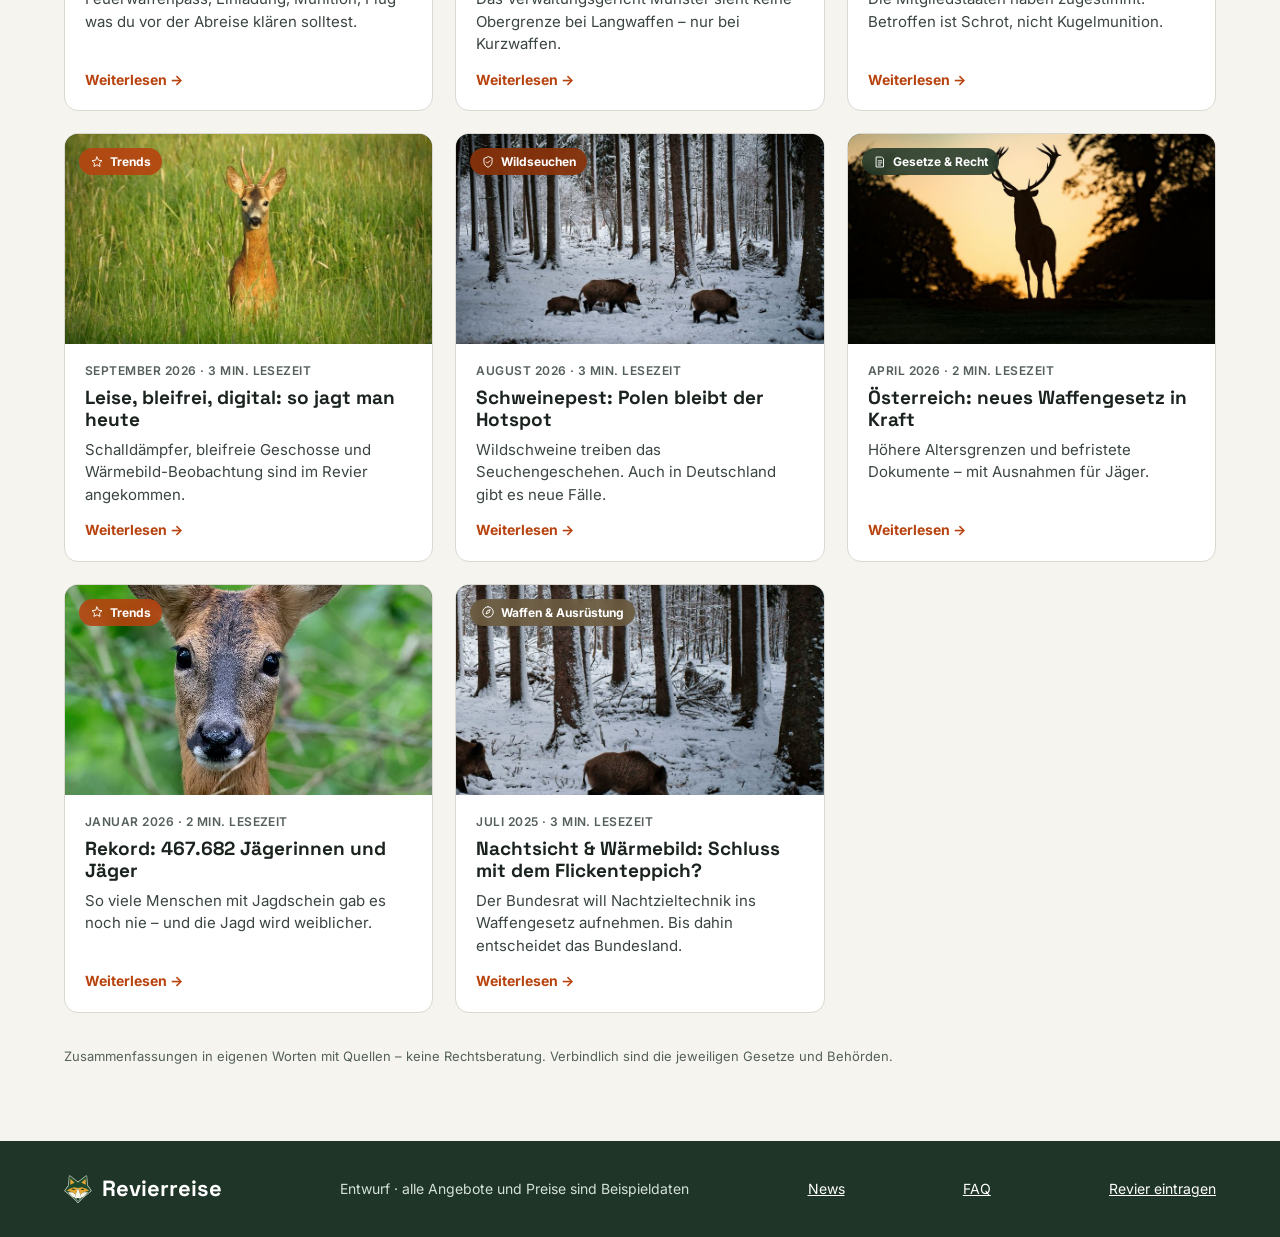
<file: news.html>
<!doctype html>
<html lang="de">
<head>
<meta charset="utf-8">
<meta name="viewport" content="width=device-width, initial-scale=1">
<title>Revierreise – Jagd-News</title>
<meta name="description" content="Aktuelle Jagdgesetze, Trends, Waffen und Ausrüstung – kurz erklärt für Jäger, die im Ausland jagen.">
<link rel="icon" href="assets/img/favicon.svg?v=20261126k" type="image/svg+xml">
<link rel="preconnect" href="https://fonts.googleapis.com">
<link rel="preconnect" href="https://fonts.gstatic.com" crossorigin>
<link href="https://fonts.googleapis.com/css2?family=Inter:wght@400;500;600;700&family=Space+Grotesk:wght@500;600;700&display=swap" rel="stylesheet">
<meta name="theme-color" content="#1E3527">
<script src="assets/js/theme.js?v=20261126k"></script>
<link rel="stylesheet" href="assets/css/styles.css?v=20261126k">
<link rel="stylesheet" href="assets/css/logo.css?v=20261126k">
<link rel="stylesheet" href="assets/css/pages.css?v=20261126l">
</head>
<body class="home news-page">

<header class="site-header">
  <div class="wrap">
    <div class="lang-switch" role="group" data-i18n-aria="langLabel" aria-label="Sprache">
      <button type="button" data-lang="de" aria-pressed="true">DE</button>
      <button type="button" data-lang="en" aria-pressed="false">EN</button>
    </div>
    <a class="logo" href="index.html"><img class="logo-mark" src="assets/img/logo.svg?v=20261126k" alt="" width="40" height="40">Revierreise</a>
    <nav class="main-nav" data-i18n-aria="navLabel" aria-label="Hauptnavigation">
      <a href="index.html#suche" data-i18n="navFind">Jagden finden</a>
      <a href="news.html" data-i18n="navNews" aria-current="page">News</a>
      <a href="faq.html" data-i18n="navFaq">FAQ</a>
      <a href="ablauf.html" data-i18n="navHow">So funktioniert's</a>
      <a href="reviere.html" data-i18n="navPartners">Für Reviere</a>
    </nav>
    <a class="btn-ghost" href="#" data-i18n="login">Anmelden</a>
  </div>
</header>

<main>
  <section class="hero has-photo news-hero">
    <img class="hero-bg" src="assets/img/foto/rothirsch-portrait-1600.jpg" srcset="assets/img/foto/rothirsch-portrait-800.jpg 800w, assets/img/foto/rothirsch-portrait-1600.jpg 1600w" sizes="100vw" alt="" fetchpriority="high">
    <div class="wrap">
      <p class="kicker hero-rise" data-i18n="newsKicker">Jagd-News</p>
      <h1 class="hero-title">
        <span class="line"><span data-i18n="newsH1a">Gesetze, Trends</span></span>
        <span class="line"><span data-i18n="newsH1b">&amp; Ausrüstung – kurz erklärt.</span></span>
      </h1>
      <p class="lead hero-rise d2" data-i18n="newsLead">Was sich für Jäger ändert – und was das für deine nächste Jagdreise heißt.</p>
    </div>
  </section>

  <div class="wrap news-wrap" id="content">
    <div class="news-bar reveal">
      <div class="news-filters" id="newsFilters" role="group" data-i18n-aria="newsFilter" aria-label="Themen"></div>
      <span class="news-updated" id="newsUpdated"></span>
    </div>
    <div id="newsLead" class="news-lead"></div>
    <div id="newsGrid" class="news-grid stagger"></div>
    <p class="news-disclaimer" data-i18n="newsDisclaimer">Zusammenfassungen in eigenen Worten mit Quellen – keine Rechtsberatung. Verbindlich sind die jeweiligen Gesetze und Behörden.</p>
  </div>
</main>

<dialog class="article-dialog" id="article" aria-labelledby="articleBody">
  <div id="articleBody"></div>
</dialog>

<footer class="site-footer" id="reviere">
  <div class="wrap">
    <span class="logo"><img class="logo-mark" src="assets/img/logo.svg?v=20261126k" alt="" width="28" height="28">Revierreise</span>
    <span data-i18n="footer">Entwurf · alle Angebote und Preise sind Beispieldaten</span>
    <a href="news.html" data-i18n="navNews">News</a>
    <a href="faq.html" data-i18n="navFaq">FAQ</a>
    <a href="reviere.html" data-i18n="listArea">Revier eintragen</a>
  </div>
</footer>

<script src="assets/js/data.js?v=20261126k"></script>
<script src="assets/js/i18n.js?v=20261126k"></script>
<script src="assets/js/i18n-pages.js?v=20261126k"></script>
<script src="assets/js/nav.js?v=20261126k"></script>
<script src="assets/js/icons.js?v=20261126k"></script>
<script src="assets/js/motion.js?v=20261126k"></script>
<script src="assets/js/news-data.js?v=20261126k"></script>
<script src="assets/js/news.js?v=20261126k"></script>
</body>
</html>
</file>
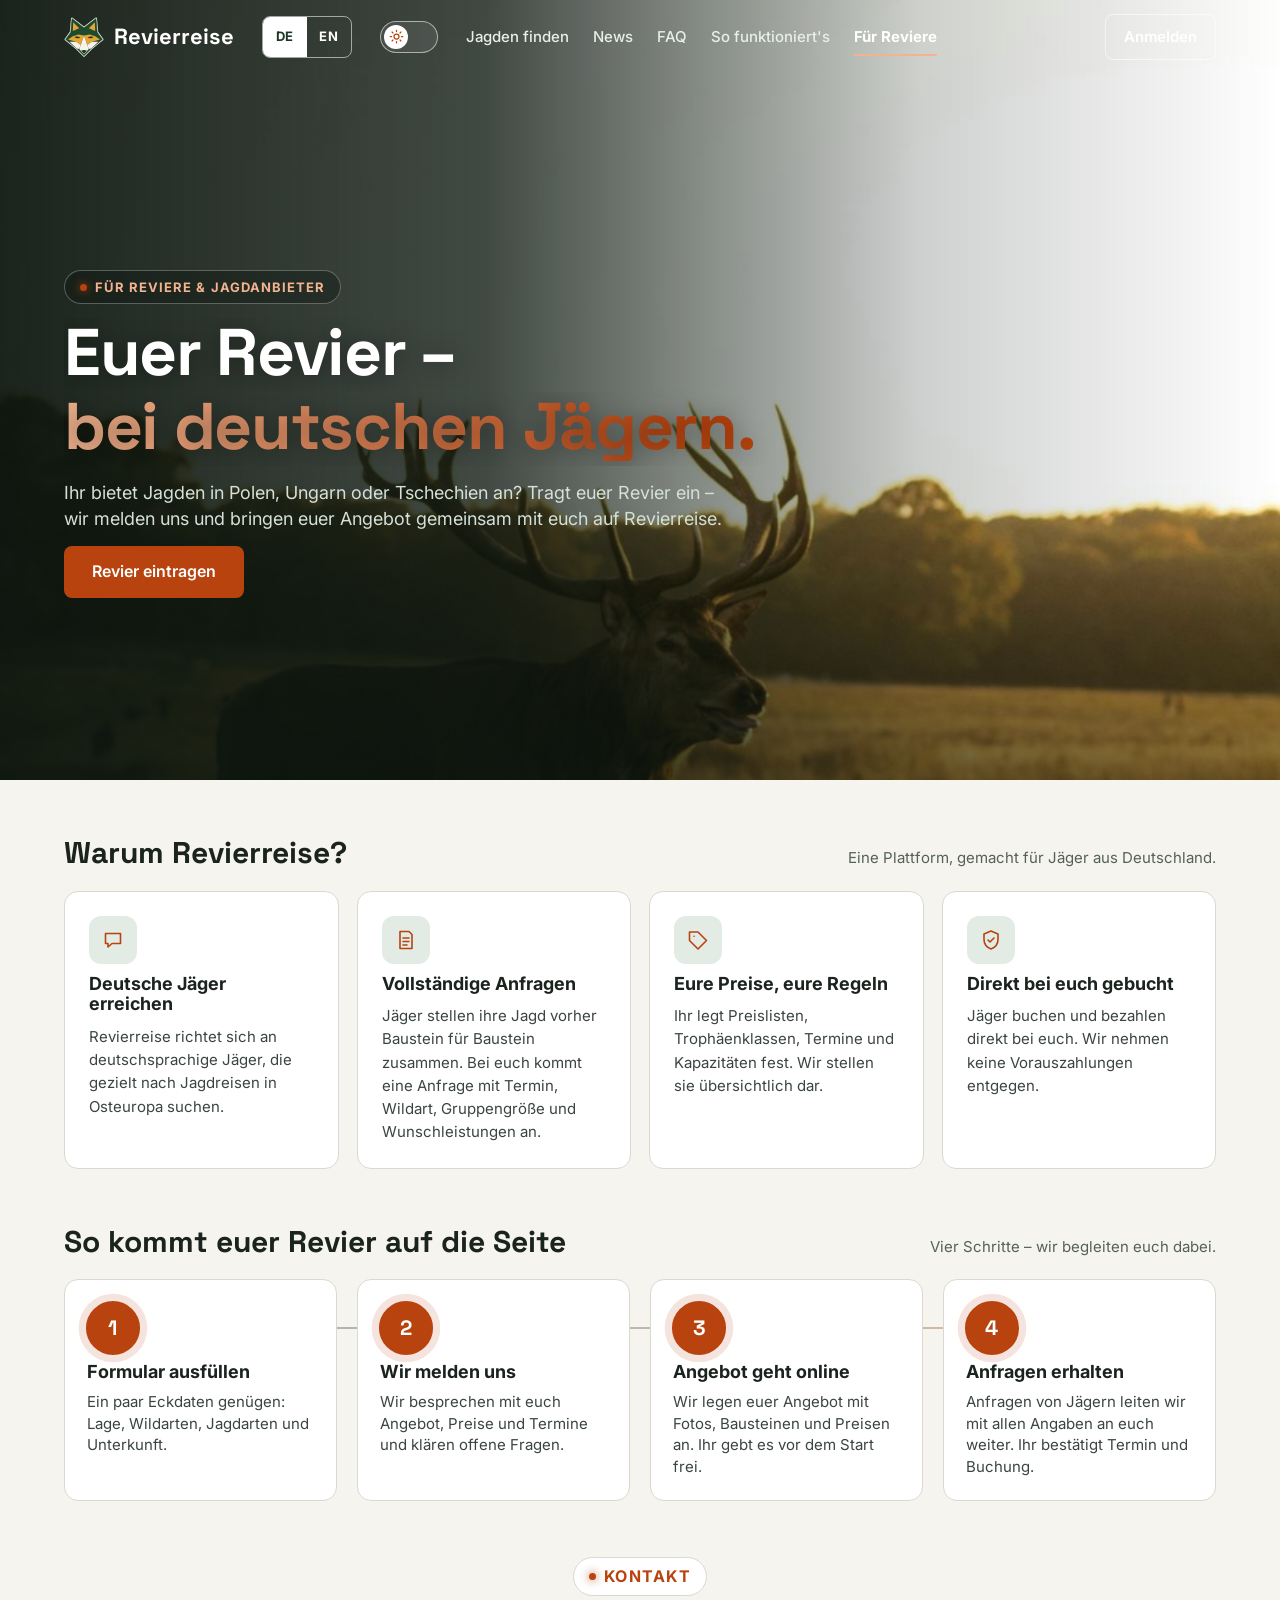
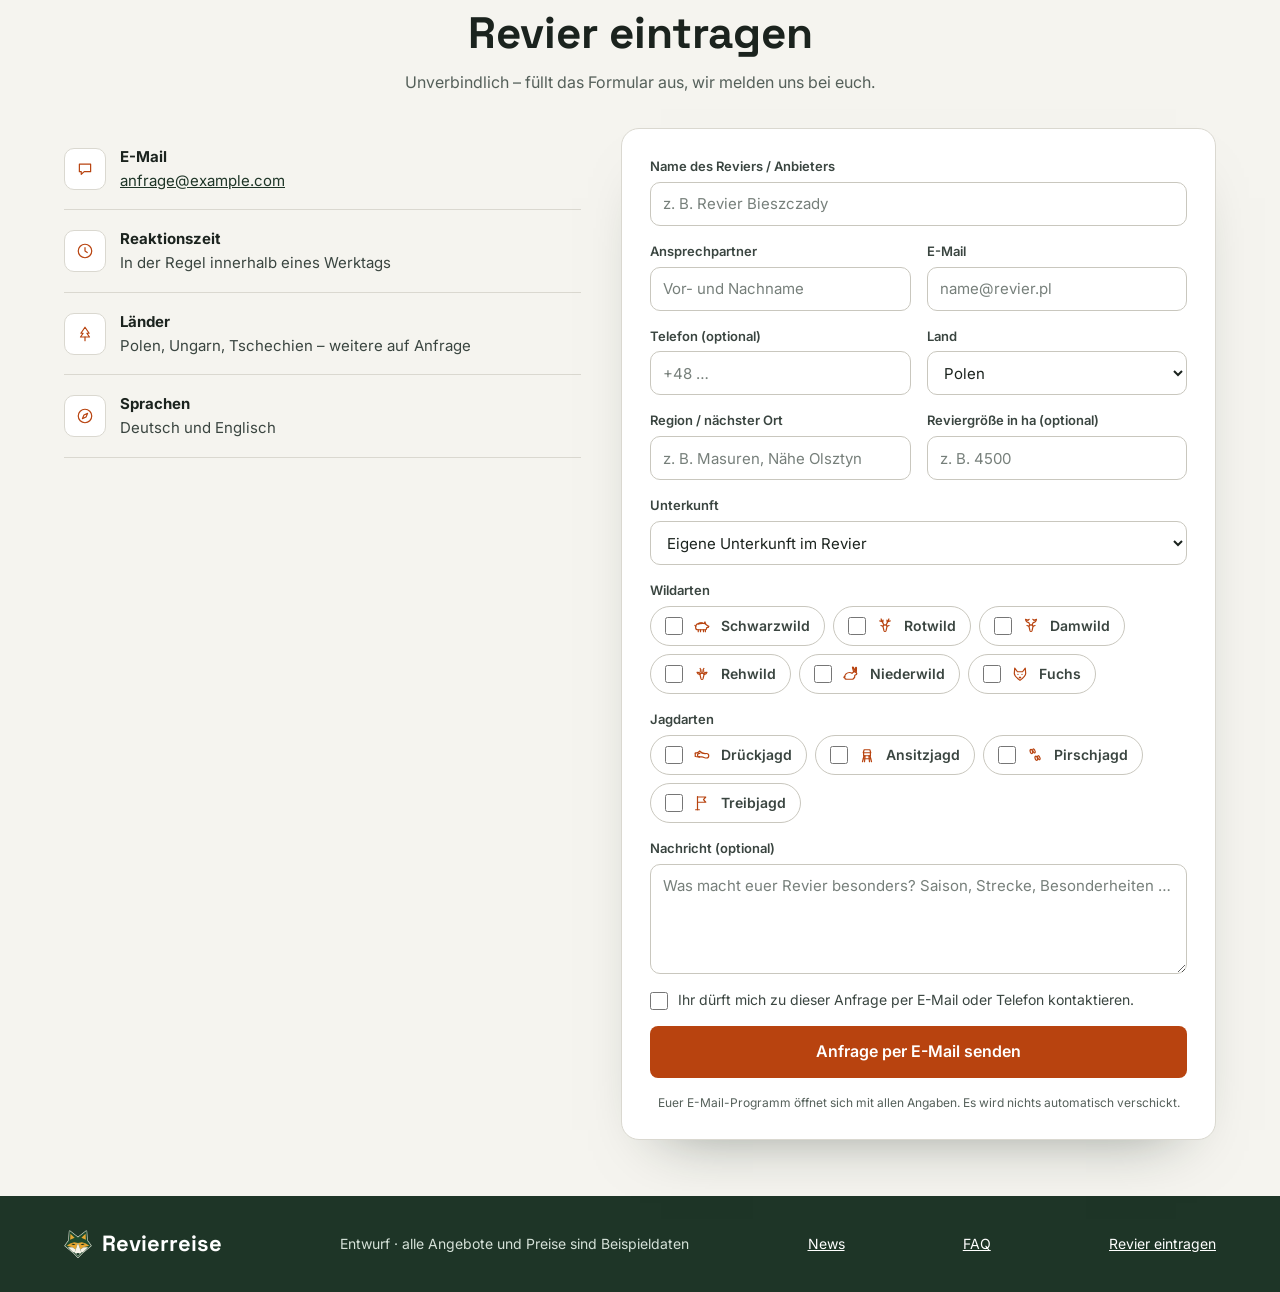
<file: reviere.html>
<!doctype html>
<html lang="de">
<head>
<meta charset="utf-8">
<meta name="viewport" content="width=device-width, initial-scale=1">
<title>Revierreise – Für Reviere</title>
<meta name="description" content="Ihr bietet Jagden in Polen, Ungarn oder Tschechien an? Tragt euer Revier bei Revierreise ein und erreicht Jäger aus Deutschland.">
<link rel="icon" href="assets/img/favicon.svg?v=20261126k" type="image/svg+xml">
<link rel="preconnect" href="https://fonts.googleapis.com">
<link rel="preconnect" href="https://fonts.gstatic.com" crossorigin>
<link href="https://fonts.googleapis.com/css2?family=Inter:wght@400;500;600;700&family=Space+Grotesk:wght@500;600;700&display=swap" rel="stylesheet">
<meta name="theme-color" content="#1E3527">
<script src="assets/js/theme.js?v=20261126k"></script>
<link rel="stylesheet" href="assets/css/styles.css?v=20261126k">
<link rel="stylesheet" href="assets/css/logo.css?v=20261126k">
<link rel="stylesheet" href="assets/css/pages.css?v=20261126l">
</head>
<body class="home news-page partner-page" data-title="prTitle">

<header class="site-header">
  <div class="wrap">
    <div class="lang-switch" role="group" data-i18n-aria="langLabel" aria-label="Sprache">
      <button type="button" data-lang="de" aria-pressed="true">DE</button>
      <button type="button" data-lang="en" aria-pressed="false">EN</button>
    </div>
    <a class="logo" href="index.html"><img class="logo-mark" src="assets/img/logo.svg?v=20261126k" alt="" width="40" height="40">Revierreise</a>
    <nav class="main-nav" data-i18n-aria="navLabel" aria-label="Hauptnavigation">
      <a href="index.html#suche" data-i18n="navFind">Jagden finden</a>
      <a href="news.html" data-i18n="navNews">News</a>
      <a href="faq.html" data-i18n="navFaq">FAQ</a>
      <a href="ablauf.html" data-i18n="navHow">So funktioniert's</a>
      <a href="reviere.html" data-i18n="navPartners" aria-current="page">Für Reviere</a>
    </nav>
    <a class="btn-ghost" href="#" data-i18n="login">Anmelden</a>
  </div>
</header>

<main>
  <section class="hero has-photo news-hero partner-hero">
    <img class="hero-bg" src="assets/img/foto/rothirsch-lauf-1600.jpg" srcset="assets/img/foto/rothirsch-lauf-800.jpg 800w, assets/img/foto/rothirsch-lauf-1600.jpg 1600w" sizes="100vw" alt="" fetchpriority="high">
    <div class="wrap">
      <p class="kicker pill hero-rise" data-i18n="prKicker">Für Reviere &amp; Jagdanbieter</p>
      <h1 class="hero-title">
        <span class="line"><span data-i18n="prH1a">Euer Revier –</span></span>
        <span class="line"><span class="accent-text" data-i18n="prH1b">bei deutschen Jägern.</span></span>
      </h1>
      <p class="lead hero-rise d2" data-i18n="prLead">Ihr bietet Jagden in Polen, Ungarn oder Tschechien an?</p>
      <div class="hero-rise d3"><a class="btn btn-lg" href="#eintragen" data-magnetic data-i18n="prCta">Revier eintragen</a></div>
    </div>
  </section>

  <section class="section wrap" aria-labelledby="h-why">
    <div class="section-head reveal">
      <h2 id="h-why" data-i18n="prWhyTitle">Warum Revierreise?</h2>
      <p data-i18n="prWhySub">Eine Plattform, gemacht für Jäger aus Deutschland.</p>
    </div>
    <div class="benefits stagger">
      <div class="benefit reveal"><span class="benefit-ico" data-icon="rvComm" data-icon-size="24"></span><h3 data-i18n="prB1t">Deutsche Jäger erreichen</h3><p data-i18n="prB1p"></p></div>
      <div class="benefit reveal"><span class="benefit-ico" data-icon="rvDoc" data-icon-size="24"></span><h3 data-i18n="prB2t">Vollständige Anfragen</h3><p data-i18n="prB2p"></p></div>
      <div class="benefit reveal"><span class="benefit-ico" data-icon="rvValue" data-icon-size="24"></span><h3 data-i18n="prB3t">Eure Preise, eure Regeln</h3><p data-i18n="prB3p"></p></div>
      <div class="benefit reveal"><span class="benefit-ico" data-icon="rvShield" data-icon-size="24"></span><h3 data-i18n="prB4t">Direkt bei euch gebucht</h3><p data-i18n="prB4p"></p></div>
    </div>
  </section>

  <section class="section wrap" aria-labelledby="h-psteps">
    <div class="section-head reveal">
      <h2 id="h-psteps" data-i18n="prStepsTitle">So kommt euer Revier auf die Seite</h2>
      <p data-i18n="prStepsSub">Vier Schritte – wir begleiten euch dabei.</p>
    </div>
    <div class="steps timeline four stagger">
      <div class="step reveal"><span class="n">1</span><h3 data-i18n="prS1t">Formular ausfüllen</h3><p data-i18n="prS1p"></p></div>
      <div class="step reveal"><span class="n">2</span><h3 data-i18n="prS2t">Wir melden uns</h3><p data-i18n="prS2p"></p></div>
      <div class="step reveal"><span class="n">3</span><h3 data-i18n="prS3t">Angebot geht online</h3><p data-i18n="prS3p"></p></div>
      <div class="step reveal"><span class="n">4</span><h3 data-i18n="prS4t">Anfragen erhalten</h3><p data-i18n="prS4p"></p></div>
    </div>
  </section>

  <section class="section wrap partner-contact" id="eintragen" aria-labelledby="h-form">
    <div class="contact-head reveal">
      <p class="kicker pill dark" data-i18n="prFormKicker">Kontakt</p>
      <h2 id="h-form" data-i18n="prFormH">Revier eintragen</h2>
      <p data-i18n="prFormSub">Unverbindlich – füllt das Formular aus, wir melden uns bei euch.</p>
    </div>
    <div class="contact-grid">
      <ul class="contact-info reveal">
        <li><span class="ci-ico" data-icon="rvComm" data-icon-size="18"></span><div><strong data-i18n="prInfoMail">E-Mail</strong><a data-contact-mail href="mailto:anfrage@example.com">anfrage@example.com</a></div></li>
        <li><span class="ci-ico" data-icon="rvClock" data-icon-size="18"></span><div><strong data-i18n="prInfoTime">Reaktionszeit</strong><span data-i18n="prInfoTimeV"></span></div></li>
        <li><span class="ci-ico" data-icon="rvRevier" data-icon-size="18"></span><div><strong data-i18n="prInfoLand">Länder</strong><span data-i18n="prInfoLandV"></span></div></li>
        <li><span class="ci-ico" data-icon="rvGuide" data-icon-size="18"></span><div><strong data-i18n="prInfoLang">Sprachen</strong><span data-i18n="prInfoLangV"></span></div></li>
      </ul>

      <form class="form-card reveal" id="partnerForm">
        <div class="form-grid">
          <div class="fld full"><label for="pf-area" data-i18n="pfArea">Name des Reviers / Anbieters</label><input id="pf-area" name="area" required data-i18n-ph="pfAreaPh"></div>
          <div class="fld"><label for="pf-contact" data-i18n="pfContact">Ansprechpartner</label><input id="pf-contact" name="contact" required autocomplete="name" data-i18n-ph="pfContactPh"></div>
          <div class="fld"><label for="pf-email" data-i18n="pfEmail">E-Mail</label><input id="pf-email" name="email" type="email" required autocomplete="email" data-i18n-ph="pfEmailPh"></div>
          <div class="fld"><label for="pf-phone" data-i18n="pfPhone">Telefon (optional)</label><input id="pf-phone" name="phone" type="tel" autocomplete="tel" data-i18n-ph="pfPhonePh"></div>
          <div class="fld"><label for="pf-country" data-i18n="pfCountry">Land</label>
            <select id="pf-country" name="country">
              <option value="PL" data-i18n="pfCountryPl">Polen</option>
              <option value="HU" data-i18n="pfCountryHu">Ungarn</option>
              <option value="CZ" data-i18n="pfCountryCz">Tschechien</option>
              <option value="other" data-i18n="pfCountryOther">Anderes Land</option>
            </select>
          </div>
          <div class="fld"><label for="pf-region" data-i18n="pfRegion">Region / nächster Ort</label><input id="pf-region" name="region" required data-i18n-ph="pfRegionPh"></div>
          <div class="fld"><label for="pf-size" data-i18n="pfSize">Reviergröße in ha (optional)</label><input id="pf-size" name="size" type="number" min="0" inputmode="numeric" data-i18n-ph="pfSizePh"></div>
          <div class="fld full"><label for="pf-stay" data-i18n="pfStay">Unterkunft</label>
            <select id="pf-stay" name="stay">
              <option value="own" data-i18n="pfStayOwn">Eigene Unterkunft im Revier</option>
              <option value="near" data-i18n="pfStayNear">Unterkunft in der Nähe</option>
              <option value="none" data-i18n="pfStayNone">Keine Unterkunft</option>
            </select>
          </div>
          <fieldset class="fld full"><legend data-i18n="pfSpecies">Wildarten</legend><div class="pick-row" id="pfSpeciesBox"></div></fieldset>
          <fieldset class="fld full"><legend data-i18n="pfMethods">Jagdarten</legend><div class="pick-row" id="pfMethodsBox"></div></fieldset>
          <div class="fld full"><label for="pf-msg" data-i18n="pfMsg">Nachricht (optional)</label><textarea id="pf-msg" name="msg" rows="4" data-i18n-ph="pfMsgPh"></textarea></div>
          <label class="consent full"><input type="checkbox" name="consent" required> <span data-i18n="pfConsent">Ihr dürft mich zu dieser Anfrage per E-Mail oder Telefon kontaktieren.</span></label>
        </div>
        <button type="submit" class="btn btn-lg btn-block" data-i18n="pfSend">Anfrage per E-Mail senden</button>
        <p class="form-status" id="pfStatus" role="status" aria-live="polite"></p>
        <p class="form-hint" data-i18n="pfHint">Euer E-Mail-Programm öffnet sich mit allen Angaben. Es wird nichts automatisch verschickt.</p>
      </form>
    </div>
  </section>
</main>

<footer class="site-footer">
  <div class="wrap">
    <span class="logo"><img class="logo-mark" src="assets/img/logo.svg?v=20261126k" alt="" width="28" height="28">Revierreise</span>
    <span data-i18n="footer">Entwurf · alle Angebote und Preise sind Beispieldaten</span>
    <a href="news.html" data-i18n="navNews">News</a>
    <a href="faq.html" data-i18n="navFaq">FAQ</a>
    <a href="reviere.html" data-i18n="listArea">Revier eintragen</a>
  </div>
</footer>

<script src="assets/js/data.js?v=20261126k"></script>
<script src="assets/js/i18n.js?v=20261126k"></script>
<script src="assets/js/i18n-pages.js?v=20261126k"></script>
<script src="assets/js/nav.js?v=20261126k"></script>
<script src="assets/js/icons.js?v=20261126k"></script>
<script src="assets/js/motion.js?v=20261126k"></script>
<script src="assets/js/pages.js?v=20261126k"></script>
</body>
</html>
</file>
<file: assets/css/styles.css>
/* Revierreise – Grundstil */
:root {
  color-scheme: light;
  --bg: #F5F4EF; --surface: #FFFFFF; --ink: #1B231E; --ink-2: #3A4540; --muted: #55605A; --line: #DAD8D0; --line-2: #ECEAE3; --field: #C9C7BE; --field-bg: #FFFFFF; --brand-ink: #1E3527; --link-hover: #16291D; --sand: #FAF6EE; --sand-line: #D9C9AE;
  --green: #23412F; --green-dark: #1E3527; --green-soft: #E3EBE5; --green-text: #1E5A35;
  --accent: #B8430F; --warn-bg: #FBEDE4; --warn: #8A3209; --chip: #F0EEE7; --disabled: #5E6460;
  --radius: 14px; --font: Inter, system-ui, -apple-system, 'Segoe UI', sans-serif; --display: 'Space Grotesk', Inter, sans-serif;
}
* { box-sizing: border-box; }
html, body { margin: 0; }
body { font-family: var(--font); color: var(--ink); background: var(--bg); line-height: 1.45; }
a { color: var(--green); }
a:hover { color: var(--link-hover); }
img { max-width: 100%; display: block; }
button, input, select, textarea { font: inherit; color: inherit; }
:focus-visible { outline: 2px solid var(--green); outline-offset: 2px; }
.wrap { max-width: 1200px; margin: 0 auto; padding: 0 24px; }
.sr-only { position: absolute; width: 1px; height: 1px; overflow: hidden; clip: rect(0 0 0 0); white-space: nowrap; }
h1, h2, h3 { font-family: var(--display); margin: 0; line-height: 1.15; }

/* Kopfzeile */
.site-header { background: var(--green-dark); color: #fff; }
.site-header .wrap { display: flex; flex-wrap: wrap; align-items: center; gap: 12px 28px; padding-top: 14px; padding-bottom: 14px; }
.lang-switch { display: flex; border: 1px solid rgba(255,255,255,.55); border-radius: 8px; overflow: hidden; }
.lang-switch button { min-width: 44px; min-height: 40px; border: 0; background: transparent; color: #fff; font-size: 13px; font-weight: 700; letter-spacing: .04em; cursor: pointer; }
.lang-switch button[aria-pressed="true"] { background: #fff; color: var(--green-dark); }
.logo { font-family: var(--display); font-weight: 700; font-size: 22px; color: #fff; text-decoration: none; }
.logo:hover { color: #fff; }
.main-nav { display: flex; flex-wrap: wrap; gap: 8px 24px; flex: 1 1 auto; }
.main-nav a { color: #E7EFE9; text-decoration: none; font-size: 15px; font-weight: 500; }
.main-nav a:hover { color: #fff; text-decoration: underline; }
.btn-ghost { color: #fff; text-decoration: none; font-weight: 600; font-size: 15px; padding: 11px 18px; border: 1px solid rgba(255,255,255,.6); border-radius: 8px; }
.btn-ghost:hover { color: #fff; background: rgba(255,255,255,.08); }

/* Hero */
.hero { background: var(--green-dark); color: #fff; padding: 40px 0 88px; }
.hero .wrap { display: flex; flex-direction: column; gap: 14px; }
.kicker { margin: 0; font-size: 13px; font-weight: 700; letter-spacing: .08em; text-transform: uppercase; color: #F2B48F; }
.hero h1 { font-size: clamp(32px, 5vw, 48px); max-width: 780px; }
.hero p.lead { margin: 0; font-size: 18px; color: #D5E1D8; max-width: 660px; }

/* Suche */
.search { background: var(--surface); border-radius: 16px; box-shadow: 0 10px 30px rgba(20,35,25,.14); padding: 24px; display: flex; flex-direction: column; gap: 18px; margin-top: -56px; position: relative; }
.search-grid { display: grid; grid-template-columns: repeat(auto-fit, minmax(160px, 1fr)); gap: 16px; }
.fld { display: flex; flex-direction: column; gap: 6px; min-width: 0; }
.fld label { font-size: 13px; font-weight: 600; color: var(--ink-2); }
.fld select, .fld input { height: 44px; border: 1px solid var(--field); border-radius: 8px; padding: 0 12px; font-size: 15px; background: var(--field-bg); width: 100%; }
.chips-row { display: flex; flex-wrap: wrap; gap: 10px; align-items: center; }
.chk { display: flex; align-items: center; gap: 10px; min-height: 44px; padding: 0 16px; border: 1px solid var(--field); border-radius: 999px; background: var(--field-bg); font-size: 14px; font-weight: 500; cursor: pointer; }
.chk input { width: 18px; height: 18px; accent-color: var(--green); margin: 0; }
.spacer { flex: 1 1 auto; }
.link-btn { min-height: 44px; padding: 0 12px; border: 0; background: transparent; color: var(--green); font-size: 14px; font-weight: 600; text-decoration: underline; cursor: pointer; }

/* Abschnitte */
.section { padding-top: 56px; }
.section-head { display: flex; flex-wrap: wrap; align-items: baseline; justify-content: space-between; gap: 6px 24px; margin-bottom: 20px; }
.section-head h2 { font-size: 30px; }
.section-head p { margin: 0; font-size: 15px; color: var(--muted); }

/* Empfehlungskarten */
.rec-grid { display: grid; grid-template-columns: repeat(auto-fit, minmax(280px, 1fr)); gap: 20px; }
.rec-card { display: flex; flex-direction: column; background: var(--surface); border: 1px solid var(--line); border-radius: var(--radius); overflow: hidden; text-decoration: none; color: var(--ink); transition: box-shadow .15s, transform .15s; }
.rec-card:hover { color: var(--ink); box-shadow: 0 8px 22px rgba(20,35,25,.12); transform: translateY(-2px); }
.media { position: relative; background: #2E4A3A; }
.media img { position: absolute; inset: 0; width: 100%; height: 100%; object-fit: cover; }
.rec-card .media { height: 170px; }
.badge { position: absolute; left: 16px; bottom: 16px; background: var(--accent); color: #fff; font-size: 12px; font-weight: 700; padding: 6px 10px; border-radius: 999px; }
.rec-body { padding: 18px 18px 20px; display: flex; flex-direction: column; gap: 8px; flex: 1 1 auto; }
.where { font-size: 13px; color: var(--muted); font-weight: 500; }
.rec-body h3 { font-size: 21px; }
.rec-body .text { font-size: 14px; color: var(--ink-2); }
.rec-foot { display: flex; justify-content: space-between; align-items: baseline; gap: 12px; margin-top: auto; padding-top: 10px; font-size: 14px; color: var(--muted); }
.rec-foot strong { font-size: 20px; color: var(--ink); }
.rec-foot .go { font-weight: 600; color: var(--green); }

/* Ergebnisliste */
.results { display: flex; flex-direction: column; gap: 14px; }
.offer { background: var(--surface); border: 1px solid var(--line); border-radius: var(--radius); display: flex; flex-wrap: wrap; overflow: hidden; }
.offer .media { flex: 1 1 220px; min-height: 170px; }
.offer-body { flex: 999 1 380px; padding: 18px 22px; display: flex; flex-direction: column; gap: 10px; min-width: 0; }
.offer-body h3 { font-size: 21px; }
.meta { font-size: 14px; color: var(--ink-2); }
.meta strong { color: var(--ink); font-weight: 600; }
.chip-list { display: flex; flex-wrap: wrap; gap: 6px; }
.chip { font-size: 13px; font-weight: 500; padding: 4px 10px; border-radius: 999px; background: var(--chip); color: var(--ink-2); }
.chip.strong { background: var(--green-soft); color: var(--brand-ink); font-weight: 600; }
.flags { display: flex; flex-wrap: wrap; gap: 6px 14px; font-size: 13px; font-weight: 600; color: var(--ink-2); }
.flag-ok { color: var(--green-text); }
.flag-req { color: var(--warn); }
.offer-price { flex: 1 1 220px; padding: 18px 22px; display: flex; flex-direction: column; justify-content: space-between; align-items: flex-start; gap: 14px; border-left: 1px solid var(--line-2); }
.price-lbl { font-size: 13px; color: var(--muted); }
.price-big { font-family: var(--display); font-size: 26px; font-weight: 700; }
.group-price { font-size: 14px; font-weight: 600; margin-top: 4px; }
.btn { display: inline-flex; align-items: center; justify-content: center; min-height: 44px; padding: 0 18px; border-radius: 8px; border: 0; background: var(--accent); color: #fff; font-weight: 600; font-size: 15px; text-decoration: none; cursor: pointer; }
.btn:hover { color: #fff; filter: brightness(.95); }
.btn.dark { background: var(--green-dark); }
.btn.outline { background: transparent; color: var(--brand-ink); border: 1px solid var(--brand-ink); }
.btn[disabled] { background: var(--line); color: var(--disabled); cursor: not-allowed; filter: none; }
.empty { background: var(--surface); border: 1px dashed var(--field); border-radius: var(--radius); padding: 32px; text-align: center; display: flex; flex-direction: column; gap: 12px; align-items: center; }
.empty p { margin: 0; }

/* So funktioniert's */
.steps { display: grid; grid-template-columns: repeat(auto-fit, minmax(260px, 1fr)); gap: 20px; }
.step { background: var(--surface); border: 1px solid var(--line); border-radius: var(--radius); padding: 22px; display: flex; flex-direction: column; gap: 8px; }
.step .n { font-family: var(--display); font-size: 28px; font-weight: 700; color: var(--green); }
.step h3 { font-family: var(--font); font-size: 18px; }
.step p { margin: 0; font-size: 15px; color: var(--ink-2); }

.site-footer { background: var(--green-dark); color: #D5E1D8; padding: 32px 0; margin-top: 56px; font-size: 14px; }
.site-footer .wrap { display: flex; flex-wrap: wrap; gap: 12px 32px; justify-content: space-between; align-items: center; }
.site-footer a { color: #fff; }

/* ---------- Angebotsseite ---------- */
.detail { padding: 24px 0 72px; display: flex; flex-direction: column; gap: 24px; }
.back { font-size: 15px; font-weight: 600; text-decoration: none; display: inline-flex; align-items: center; min-height: 44px; align-self: flex-start; }
.detail-head { display: flex; flex-direction: column; gap: 10px; }
.detail-head h1 { font-size: clamp(28px, 4vw, 40px); }
.gallery { display: grid; grid-template-columns: repeat(auto-fit, minmax(240px, 1fr)); gap: 12px; }
.gallery img { width: 100%; height: 220px; object-fit: cover; border-radius: var(--radius); background: #2E4A3A; }
.layout { display: flex; flex-wrap: wrap; gap: 24px; align-items: flex-start; }
.config { flex: 999 1 560px; min-width: 0; display: flex; flex-direction: column; gap: 16px; }
.rec-box { background: var(--green-soft); border-radius: var(--radius); padding: 20px 22px; display: flex; flex-wrap: wrap; align-items: center; gap: 14px 24px; }
.rec-box .txt { flex: 999 1 320px; display: flex; flex-direction: column; gap: 6px; min-width: 0; }
.rec-box .eyebrow { font-size: 13px; font-weight: 700; letter-spacing: .06em; text-transform: uppercase; color: var(--brand-ink); }
.rec-box .actions { display: flex; flex-wrap: wrap; gap: 10px; }
.card { background: var(--surface); border: 1px solid var(--line); border-radius: var(--radius); padding: 22px; display: flex; flex-direction: column; gap: 14px; }
.card-head { display: flex; gap: 14px; align-items: flex-start; }
.num { flex: 0 0 32px; height: 32px; border-radius: 999px; background: var(--green-dark); color: #fff; display: flex; align-items: center; justify-content: center; font-weight: 700; font-size: 15px; }
.card-head h2 { font-size: 20px; }
.card-head p { margin: 4px 0 0; font-size: 14px; color: var(--muted); }
.options { display: grid; grid-template-columns: repeat(auto-fit, minmax(200px, 1fr)); gap: 10px; }
.opt { display: flex; flex-direction: column; align-items: flex-start; gap: 6px; text-align: left; padding: 14px 16px; border-radius: 10px; min-height: 44px; width: 100%; border: 0; background: var(--field-bg); box-shadow: inset 0 0 0 1px var(--field); cursor: pointer; }
.opt:hover:not([disabled]) { box-shadow: inset 0 0 0 1px var(--green); }
.opt[aria-pressed="true"] { background: var(--green-soft); box-shadow: inset 0 0 0 2px var(--green); }
.opt[disabled] { background: var(--chip); color: var(--disabled); cursor: not-allowed; box-shadow: inset 0 0 0 1px var(--line); }
.opt .row { display: flex; justify-content: space-between; align-items: baseline; gap: 12px; width: 100%; }
.opt .lbl { font-weight: 600; font-size: 15px; }
.opt .pr { font-weight: 600; font-size: 14px; white-space: nowrap; }
.opt .sub { font-size: 13px; color: var(--muted); }
.opt[disabled] .sub { color: var(--disabled); }
.people { display: flex; flex-wrap: wrap; gap: 14px; }
.counter { flex: 1 1 240px; display: flex; align-items: center; justify-content: space-between; gap: 12px; padding: 12px 16px; border-radius: 10px; box-shadow: inset 0 0 0 1px var(--field); }
.counter .lbl { font-weight: 600; font-size: 15px; display: block; }
.counter .sub { font-size: 13px; color: var(--muted); }
.counter .ctl { display: flex; align-items: center; gap: 10px; }
.round { width: 44px; height: 44px; border-radius: 999px; border: 1px solid var(--field); background: var(--field-bg); font-size: 20px; cursor: pointer; }
.round[disabled] { color: var(--disabled); cursor: not-allowed; background: var(--chip); }
.counter .val { min-width: 24px; text-align: center; font-weight: 700; font-size: 18px; }
.warn { margin: 0; font-size: 14px; font-weight: 500; color: var(--warn); background: var(--warn-bg); padding: 10px 14px; border-radius: 8px; }
.stays { display: flex; flex-direction: column; gap: 10px; border-top: 1px solid var(--line-2); padding-top: 16px; }
.stays-head { display: flex; flex-wrap: wrap; justify-content: space-between; align-items: baseline; gap: 4px 16px; }
.stays-head h3 { font-family: var(--font); font-size: 16px; }
.stays-head span, .stays .note { font-size: 12px; color: var(--muted); }
.stays .intro { margin: 0; font-size: 13px; color: var(--ink-2); }
.stay { display: flex; flex-wrap: wrap; border-radius: 10px; overflow: hidden; background: var(--field-bg); box-shadow: inset 0 0 0 1px var(--field); }
.stay.sel { background: var(--green-soft); box-shadow: inset 0 0 0 2px var(--green); }
.stay.dis { background: var(--chip); box-shadow: inset 0 0 0 1px var(--line); }
.stay-pick { flex: 999 1 260px; display: flex; flex-direction: column; align-items: flex-start; gap: 4px; padding: 12px 16px; border: 0; background: transparent; text-align: left; min-height: 44px; cursor: pointer; }
.stay-pick[disabled] { cursor: not-allowed; color: var(--disabled); }
.stay-pick .name { font-weight: 600; font-size: 15px; }
.stay-pick .m { font-size: 13px; color: var(--muted); }
.av-ok { color: var(--green-text); font-size: 13px; font-weight: 600; }
.av-few { color: var(--warn); font-size: 13px; font-weight: 600; }
.av-no { color: var(--disabled); font-size: 13px; font-weight: 600; }
.stay-price { flex: 1 1 170px; display: flex; flex-direction: column; align-items: flex-end; justify-content: center; gap: 2px; padding: 12px 16px; text-align: right; }
.stay-price .pn { font-size: 13px; color: var(--muted); }
.stay-price .tot { font-size: 17px; font-weight: 700; }
.stay-price .u { font-size: 12px; color: var(--muted); }
.stay-price a { font-size: 13px; font-weight: 600; margin-top: 4px; }

.summary { flex: 1 1 340px; position: sticky; top: 24px; background: var(--surface); border: 1px solid var(--line); border-radius: var(--radius); padding: 22px; display: flex; flex-direction: column; gap: 14px; min-width: 0; }
.summary h2 { font-size: 20px; }
.summary .head span { font-size: 14px; color: var(--muted); }
.lines { display: flex; flex-direction: column; gap: 10px; }
.line { display: flex; justify-content: space-between; gap: 12px; align-items: baseline; }
.line .l { display: flex; flex-direction: column; gap: 2px; min-width: 0; font-size: 14px; font-weight: 500; }
.line .l small { font-size: 12px; color: var(--muted); font-weight: 400; }
.line .a { font-size: 14px; font-weight: 600; white-space: nowrap; }
.sums { border-top: 1px solid var(--line-2); padding-top: 12px; display: flex; flex-direction: column; gap: 6px; font-size: 14px; }
.sums div { display: flex; justify-content: space-between; gap: 12px; }
.total { background: var(--bg); border-radius: 10px; padding: 14px 16px; display: flex; flex-direction: column; gap: 2px; }
.total .t1 { font-size: 13px; color: var(--muted); }
.total .t2 { font-family: var(--display); font-size: 32px; font-weight: 700; }
.total .t3 { font-size: 13px; color: var(--ink-2); }
.summary .small { margin: 0; font-size: 12px; color: var(--muted); }
.needs { border-top: 1px solid var(--line-2); padding-top: 12px; display: flex; flex-direction: column; gap: 6px; font-size: 13px; color: var(--ink-2); }
.needs strong { color: var(--ink); }

dialog { border: 0; border-radius: var(--radius); padding: 0; width: min(520px, calc(100% - 32px)); box-shadow: 0 20px 60px rgba(0,0,0,.25); }
dialog::backdrop { background: rgba(20,30,25,.5); }
dialog form { padding: 24px; display: flex; flex-direction: column; gap: 14px; }
dialog h2 { font-size: 22px; }
dialog p { margin: 0; font-size: 14px; color: var(--ink-2); }
dialog textarea { min-height: 90px; border: 1px solid var(--field); border-radius: 8px; padding: 10px 12px; font-size: 15px; resize: vertical; }
dialog .actions { display: flex; flex-wrap: wrap; gap: 10px; justify-content: flex-end; }

@media (max-width: 640px) {
  .offer-price { border-left: 0; border-top: 1px solid var(--line-2); }
  .summary { position: static; }
  .hero { padding-bottom: 76px; }
}

/* ---------- Fotos ---------- */
.hero.has-photo { position: relative; overflow: hidden; padding: 88px 0 132px; min-height: 540px; display: flex; align-items: center; background: #14231A; }
.hero-bg { position: absolute; inset: 0; width: 100%; height: 100%; object-fit: cover; object-position: 72% 35%; }
.hero.has-photo::after { content: ''; position: absolute; inset: 0; pointer-events: none;
  background: linear-gradient(90deg, rgba(12,22,16,.94) 0%, rgba(12,22,16,.78) 38%, rgba(12,22,16,.2) 72%, rgba(12,22,16,0) 100%),
              linear-gradient(0deg, rgba(12,22,16,.55) 0%, rgba(12,22,16,0) 35%); }
.hero.has-photo .wrap { position: relative; z-index: 1; width: 100%; }
.hero.has-photo h1 { text-shadow: 0 2px 24px rgba(0,0,0,.35); }

.media { overflow: hidden; }
.media img { transition: transform .5s ease; }
.rec-card:hover .media img, .offer:hover .media img { transform: scale(1.05); }
.rec-card .media { height: 210px; }
.rec-card .media::after { content: ''; position: absolute; inset: 0; background: linear-gradient(0deg, rgba(0,0,0,.35), rgba(0,0,0,0) 45%); }
.badge { z-index: 1; }
.offer .media { min-height: 190px; }

.species-grid { display: grid; grid-template-columns: repeat(auto-fit, minmax(170px, 1fr)); gap: 14px; }
.species-tile { position: relative; height: 230px; border: 0; padding: 0; border-radius: var(--radius); overflow: hidden; cursor: pointer; background: #2E4A3A; text-align: left; color: #fff; }
.species-tile img { position: absolute; inset: 0; width: 100%; height: 100%; object-fit: cover; transition: transform .5s ease; }
.species-tile:hover img { transform: scale(1.07); }
.species-tile::after { content: ''; position: absolute; inset: 0; background: linear-gradient(0deg, rgba(10,18,13,.85) 0%, rgba(10,18,13,.15) 55%, rgba(10,18,13,0) 100%); transition: background .3s; }
.species-tile .cap { position: absolute; left: 16px; right: 16px; bottom: 14px; z-index: 1; display: flex; flex-direction: column; gap: 2px; }
.species-tile .name { font-family: var(--display); font-size: 21px; font-weight: 700; }
.species-tile .cnt { font-size: 13px; color: #E3EBE5; }
.species-tile[aria-pressed="true"] { box-shadow: 0 0 0 3px var(--accent); }
.species-tile[aria-pressed="true"]::after { background: linear-gradient(0deg, rgba(120,40,8,.85) 0%, rgba(10,18,13,.1) 60%); }

.gallery.mosaic { grid-template-columns: 2fr 1fr; grid-template-rows: 210px 210px; gap: 10px; }
.gallery.mosaic img { height: 100%; border-radius: 0; }
.gallery.mosaic { border-radius: var(--radius); overflow: hidden; }
.gallery.mosaic img:first-child { grid-row: 1 / span 2; }
.gallery.mosaic.two img:nth-child(2) { grid-row: 1 / span 2; }

.band { position: relative; overflow: hidden; margin-top: 64px; min-height: 440px; display: flex; align-items: center; background: #1A140C; color: #fff; text-align: center; }
.band-bg { position: absolute; inset: 0; width: 100%; height: 100%; object-fit: cover; object-position: 50% 40%; }
.band::after { content: ''; position: absolute; inset: 0; background: rgba(10,8,4,.45); }
.band-inner { position: relative; z-index: 1; display: flex; flex-direction: column; align-items: center; gap: 16px; padding-top: 64px; padding-bottom: 64px; }
.band h2 { font-size: clamp(28px, 4vw, 42px); text-shadow: 0 2px 20px rgba(0,0,0,.5); }
.band p { margin: 0; max-width: 620px; font-size: 17px; color: #F3EBDD; text-shadow: 0 1px 12px rgba(0,0,0,.6); }
.band + .site-footer { margin-top: 0; }

@media (max-width: 700px) {
  .hero.has-photo { padding: 56px 0 110px; min-height: 0; }
  .hero-bg { object-position: 78% 30%; }
  .hero.has-photo::after { background: linear-gradient(0deg, rgba(12,22,16,.95) 0%, rgba(12,22,16,.75) 55%, rgba(12,22,16,.35) 100%); }
  .gallery.mosaic { grid-template-columns: 1fr 1fr; grid-template-rows: 220px 130px; }
  .gallery.mosaic img:first-child { grid-row: auto; grid-column: 1 / span 2; }
  .gallery.mosaic.two img:nth-child(2) { display: none; }
  .gallery.mosaic.two { grid-template-rows: 220px; }
  .species-tile { height: 170px; }
}
@media (prefers-reduced-motion: reduce) { .media img, .species-tile img { transition: none; } }
#content { display: flex; flex-direction: column; gap: 24px; }
.band-bg { object-position: 50% 12%; }
main:has(> .band) + .site-footer { margin-top: 0; }
@media (max-width: 700px) {
  .site-header .wrap { gap: 10px 16px; }
  .main-nav { display: none; }
  .btn-ghost { margin-left: auto; padding: 9px 14px; font-size: 14px; }
}
@media (max-width: 420px) { .site-header .logo { font-size: 18px; } .site-header .wrap { gap: 10px 12px; } .btn-ghost { padding: 8px 12px; } }

/* ---------- Abschuss + Trophäe (nur bei Erlegung) ---------- */
.prep-box { margin-top: 4px; padding: 16px; border-radius: 12px; background: var(--sand); border: 1px dashed var(--sand-line); display: flex; flex-direction: column; gap: 12px; }
.prep-head { display: flex; gap: 10px; align-items: flex-start; }
.prep-arrow { font-size: 22px; line-height: 1; color: var(--accent); font-weight: 700; }
.prep-head h3 { font-family: var(--font); font-size: 15px; }
.prep-head p { margin: 2px 0 0; font-size: 13px; color: var(--muted); }
.options.compact { grid-template-columns: repeat(auto-fit, minmax(180px, 1fr)); gap: 8px; }
.options.compact .opt { padding: 11px 14px; }
.options.compact .opt .lbl { font-size: 14px; }
.options.compact .opt .sub { font-size: 12px; }
.sum-group { display: flex; flex-direction: column; gap: 8px; padding-top: 12px; border-top: 1px solid var(--line-2); }
.sum-head { display: flex; justify-content: space-between; gap: 12px; font-size: 13px; font-weight: 700; text-transform: uppercase; letter-spacing: .05em; color: var(--ink-2); }
.sum-head strong { text-transform: none; letter-spacing: 0; font-size: 14px; color: var(--ink); }
.sum-group.var .sum-head { color: var(--warn); }
.sum-range { font-size: 12px; color: var(--muted); text-align: right; margin-top: -6px; }
.sum-group.var { background: var(--sand); margin: 0 -10px; padding: 12px 10px 10px; border-radius: 10px; border-top: 0; }
.line.sub-line { padding-left: 12px; border-left: 2px solid #E3D3B6; }
.total .t-range { font-size: 13px; font-weight: 600; color: var(--warn); }
.options.compact .opt .row { flex-direction: column; align-items: flex-start; gap: 2px; }
.options.compact .opt .pr { color: var(--warn); font-size: 13px; }
.options.compact .opt[aria-pressed="true"] .pr { color: var(--brand-ink); }

/* Wildart-Icons */
.species-chip { display: inline-flex; align-items: center; gap: 6px; padding: 4px 12px 4px 8px; background: var(--green-soft); color: var(--brand-ink); font-weight: 600; }
.species-chip .icon { flex: 0 0 auto; }
.species-tile .name { display: inline-flex; align-items: center; gap: 8px; }
.species-tile .name .icon { opacity: .95; }

/* ============================================================
   BEWEGUNG & EFFEKTE
   ============================================================ */
:root { --ease: cubic-bezier(.16, 1, .3, 1); --warm: #F2B48F; }

/* Kopfzeile: auf der Startseite transparent über dem Foto, beim Scrollen glasig */
.site-header { position: sticky; top: 0; z-index: 60; transition: background .4s var(--ease), box-shadow .4s var(--ease), backdrop-filter .4s; }
.site-header .wrap { transition: padding .4s var(--ease); }
.site-header.shrink { background: rgba(22, 38, 28, .86); backdrop-filter: blur(14px) saturate(140%); -webkit-backdrop-filter: blur(14px) saturate(140%); box-shadow: 0 10px 30px -18px rgba(0,0,0,.6); }
.site-header.shrink .wrap { padding-top: 8px; padding-bottom: 8px; }
body.home .site-header { position: fixed; left: 0; right: 0; background: transparent; }
body.home .site-header.shrink { background: rgba(22, 38, 28, .86); }
body.home .hero.has-photo { padding-top: 168px; min-height: min(92vh, 780px); }

/* Fortschrittsbalken */
#scrollProgress { position: fixed; top: 0; left: 0; height: 3px; width: 0; z-index: 100; background: linear-gradient(90deg, var(--warm), var(--accent)); box-shadow: 0 0 12px rgba(184,67,15,.5); }

/* Hero: langsamer Zoom, Überschrift Zeile für Zeile, wechselnde Worte */
.hero-bg { animation: kenburns 16s var(--ease) forwards; will-change: transform; }
@keyframes kenburns { from { scale: 1.16; } to { scale: 1.02; } }
.hero-title { font-size: clamp(36px, 6vw, 66px) !important; line-height: 1.04; letter-spacing: -.02em; max-width: 900px !important; }
.hero-title .line { display: block; overflow: hidden; padding-bottom: .08em; }
.hero-title .line > span { display: block; transform: translateY(110%); animation: lineUp 1s var(--ease) forwards; }
.hero-title .line:nth-child(1) > span { animation-delay: .15s; }
.hero-title .line:nth-child(2) > span { animation-delay: .3s; }
.hero-title .line:nth-child(3) > span { animation-delay: .45s; }
@keyframes lineUp { to { transform: translateY(0); } }
.rotator { position: relative; display: block; min-height: 1.1em; }
.rotator .word { position: absolute; left: 0; top: 0; white-space: nowrap; opacity: 0; transform: translateY(.55em); transition: opacity .55s var(--ease), transform .55s var(--ease);
  background: linear-gradient(90deg, var(--warm), #E8793D); -webkit-background-clip: text; background-clip: text; -webkit-text-fill-color: transparent; color: transparent; }
.rotator .word.active { opacity: 1; transform: none; position: relative; }
.hero-rise { opacity: 0; transform: translateY(22px); animation: rise .9s var(--ease) .05s forwards; }
.hero-rise.d2 { animation-delay: .6s; }
.hero-rise.d3 { animation-delay: .8s; }
@keyframes rise { to { opacity: 1; transform: none; } }
.search.hero-rise { animation-name: riseSearch; }
@keyframes riseSearch { from { opacity: 0; transform: translateY(40px); } to { opacity: 1; transform: none; } }

/* Einblenden beim Scrollen */
html.js-motion .reveal { opacity: 0; transform: translateY(34px); transition: opacity .85s var(--ease), transform .85s var(--ease); }
html.js-motion .reveal.visible { opacity: 1; transform: none; }
html.js-motion .reveal.settled { transition: transform .35s var(--ease), box-shadow .35s var(--ease), opacity .3s; }

/* Laufband */
.marquee { margin-top: 44px; overflow: hidden; border-block: 1px solid var(--line); background: var(--surface); padding: 14px 0; }
.marquee-track { display: flex; width: max-content; animation: scrollX 45s linear infinite; }
.marquee:hover .marquee-track { animation-play-state: paused; }
.mq-half { display: flex; align-items: center; gap: 22px; padding-right: 22px; }
.mq-item { display: inline-flex; align-items: center; gap: 10px; font-family: var(--display); font-weight: 600; font-size: 18px; color: var(--brand-ink); white-space: nowrap; }
.mq-item::after { content: ''; width: 6px; height: 6px; border-radius: 50%; background: var(--accent); margin-left: 12px; }
@keyframes scrollX { to { transform: translateX(-50%); } }

/* Kennzahlen */
.stats { display: grid; grid-template-columns: repeat(auto-fit, minmax(200px, 1fr)); gap: 16px; }
.stat { position: relative; overflow: hidden; border-radius: var(--radius); padding: 28px 22px; text-align: center; background: var(--green-dark); color: #fff; display: flex; flex-direction: column; gap: 6px; }
.stat::before { content: ''; position: absolute; inset: -40% -40% auto auto; width: 180px; height: 180px; border-radius: 50%; background: radial-gradient(circle, rgba(242,180,143,.22), transparent 70%); }
.stat-num { position: relative; font-family: var(--display); font-weight: 700; font-size: clamp(40px, 5vw, 56px); line-height: 1; color: var(--warm); }
.stat-label { position: relative; font-size: 14px; color: #D5E1D8; }

/* Ablauf als Zeitstrahl */
.steps.timeline { position: relative; }
.steps.timeline::before { content: ''; position: absolute; top: 48px; left: 14%; right: 14%; height: 2px; background: linear-gradient(90deg, var(--green), var(--accent)); opacity: .35; }
.timeline .step { position: relative; z-index: 1; }
.timeline .step .n { width: 52px; height: 52px; border-radius: 50%; display: grid; place-items: center; font-size: 20px; background: var(--field-bg); border: 2px solid var(--line); color: var(--green); transition: background .5s var(--ease), border-color .5s, color .5s, box-shadow .5s, transform .5s var(--ease); }
.timeline .step.visible .n { background: var(--accent); border-color: var(--accent); color: #fff; box-shadow: 0 0 0 7px rgba(184,67,15,.14); transform: scale(1.04); }
@media (max-width: 860px) { .steps.timeline::before { display: none; } }

/* Karten: Kippen + Lichtfleck, Buttons: weich & magnetisch */
.rec-card { position: relative; transition: transform .35s var(--ease), box-shadow .35s var(--ease); will-change: transform; }
.rec-card:hover { box-shadow: 0 22px 44px -22px rgba(20,35,25,.45); }
.rec-card .spot { position: absolute; inset: 0; z-index: 2; pointer-events: none; opacity: 0; transition: opacity .3s; background: radial-gradient(circle at var(--mx, 50%) var(--my, 50%), rgba(242,180,143,.28), transparent 45%); }
.rec-card:hover .spot { opacity: 1; }
.offer { transition: box-shadow .35s var(--ease), transform .35s var(--ease); }
.offer:hover { box-shadow: 0 18px 36px -22px rgba(20,35,25,.4); }
.btn { transition: transform .35s var(--ease), box-shadow .35s var(--ease), filter .2s; will-change: transform; }
.btn:not([disabled]):hover { box-shadow: 0 12px 26px -10px rgba(184,67,15,.65); }
.btn-lg { min-height: 52px; padding: 0 28px; font-size: 16px; }
.species-tile { transition: transform .35s var(--ease), box-shadow .35s var(--ease); }
.species-tile:hover { transform: translateY(-4px); box-shadow: 0 18px 30px -18px rgba(0,0,0,.5); }

/* Band: Parallax */
.band-bg { scale: 1.18; will-change: transform; }

/* Gesamtpreis blitzt kurz auf */
.total .t2.bump { animation: bump .9s var(--ease); }
@keyframes bump { 0% { color: var(--accent); } 100% { color: inherit; } }

/* Wer "Bewegung reduzieren" eingestellt hat, bekommt eine ruhige Seite */
@media (prefers-reduced-motion: reduce) {
  .hero-bg, .marquee-track, .hero-rise, .search.hero-rise, .hero-title .line > span { animation: none !important; opacity: 1; transform: none; }
  .rotator .word { transition: none; }
  .band-bg { scale: 1; }
}
@media (max-width: 700px) {
  body.home .hero.has-photo { padding-top: 120px; min-height: 0; }
  .mq-item { font-size: 15px; }
}
@media (max-width: 700px) { .rotator .word { white-space: normal; width: 100%; } .hero-title { font-size: 34px !important; } }

/* ============ Runde 2: ganze Angebotszeile klickbar ============ */
.offer { position: relative; cursor: pointer; }
.offer-link { color: inherit; text-decoration: none; }
.offer-link::after { content: ''; position: absolute; inset: 0; z-index: 1; }
.offer .btn { position: relative; z-index: 2; }
.offer:hover .offer-link { color: var(--accent); }
.offer:hover .media img { scale: 1.05; }
.offer .media { overflow: hidden; }
.offer .media img { transition: scale .8s var(--ease); }
.offer:focus-within { outline: 3px solid rgba(184,67,15,.35); outline-offset: 2px; }
.offer-link:focus { outline: none; }

/* Hero-Foto: Silhouette im Abendlicht */
.hero-bg { object-position: 50% 22%; }

/* ============ Bildergalerie (läuft automatisch) ============ */
.carousel { display: flex; flex-direction: column; gap: 10px; outline: none; }
.car-stage { position: relative; height: clamp(260px, 46vw, 520px); border-radius: var(--radius); overflow: hidden; background: #1E3327; }
.car-stage .slide { position: absolute; inset: 0; opacity: 0; transition: opacity 1.1s var(--ease); }
.car-stage .slide.active { opacity: 1; z-index: 1; }
.car-stage .slide img { width: 100%; height: 100%; object-fit: cover; display: block; scale: 1.08; transition: scale 6s linear; }
.car-stage .slide.active img { scale: 1; }
.car-stage::after { content: ''; position: absolute; inset: auto 0 0 0; height: 35%; z-index: 2; pointer-events: none; background: linear-gradient(transparent, rgba(10,20,14,.55)); }
.car-nav { position: absolute; top: 50%; z-index: 3; width: 46px; height: 46px; margin-top: -23px; border-radius: 50%; border: 1px solid rgba(255,255,255,.4);
  background: rgba(20,35,25,.45); backdrop-filter: blur(8px); -webkit-backdrop-filter: blur(8px); color: #fff; font-size: 28px; line-height: 1; cursor: pointer;
  opacity: 0; transition: opacity .3s, background .3s, transform .3s var(--ease); }
.car-nav.prev { left: 16px; } .car-nav.next { right: 16px; }
.carousel:hover .car-nav, .carousel:focus-within .car-nav { opacity: 1; }
.car-nav:hover { background: var(--accent); transform: scale(1.06); }
.car-count { position: absolute; left: 18px; bottom: 16px; z-index: 3; color: #fff; font-size: 13px; font-weight: 600; letter-spacing: .06em; }
.car-progress { position: absolute; left: 0; right: 0; bottom: 0; height: 3px; z-index: 3; background: rgba(255,255,255,.18); }
.car-bar { display: block; height: 100%; width: 0; background: var(--accent); }
.car-bar.run { animation: carBar linear forwards; }
@keyframes carBar { to { width: 100%; } }
.car-thumbs { display: flex; gap: 8px; }
.car-thumbs .thumb { width: 92px; height: 60px; padding: 0; border: 2px solid transparent; border-radius: 8px; overflow: hidden; cursor: pointer; opacity: .55; transition: opacity .3s, border-color .3s; background: none; }
.car-thumbs .thumb img { width: 100%; height: 100%; object-fit: cover; display: block; }
.car-thumbs .thumb.active, .car-thumbs .thumb:hover { opacity: 1; border-color: var(--accent); }
.carousel.single .car-nav, .carousel.single .car-progress, .carousel.single .car-thumbs { display: none; }
@media (max-width: 700px) { .car-nav { opacity: 1; width: 38px; height: 38px; margin-top: -19px; font-size: 22px; } .car-thumbs .thumb { width: 64px; height: 44px; } }

/* ============ Karte: Lage & Anreise ============ */
.map-section { display: grid; grid-template-columns: minmax(260px, 1fr) 2fr; gap: 28px; align-items: stretch; background: var(--green-dark); color: #fff; border-radius: calc(var(--radius) + 4px); padding: 28px; overflow: hidden; }
.map-info { display: flex; flex-direction: column; gap: 10px; }
.map-info .kicker { color: var(--warm); margin: 0; }
.map-info h2 { color: #fff; margin: 0; font-size: clamp(26px, 3vw, 34px); }
.map-info .muted { color: #C9D6CD; margin: 0; }
.map-facts { display: grid; gap: 8px; margin-top: 10px; }
.map-fact { display: flex; flex-direction: column; gap: 2px; padding: 12px 14px; border-radius: 12px; background: rgba(255,255,255,.06); border: 1px solid rgba(255,255,255,.1); }
.map-fact span { font-size: 12px; letter-spacing: .06em; text-transform: uppercase; color: #A9BDB0; }
.map-fact strong { font-size: 16px; color: #fff; }
@media (max-width: 860px) { .map-section { grid-template-columns: 1fr; padding: 18px; } }

.rr-map { position: relative; min-height: 440px; border-radius: var(--radius); overflow: hidden; background: #E8E4D8; outline: none; box-shadow: 0 0 0 1px rgba(255,255,255,.12), 0 30px 60px -30px rgba(0,0,0,.6); touch-action: none; user-select: none; cursor: grab; }
.rr-map.grabbing { cursor: grabbing; }
.rr-map:focus-visible { box-shadow: 0 0 0 3px var(--warm); }
.rr-map-stage { position: absolute; inset: 0; transition: transform .26s var(--ease); }
.rr-map-tiles { position: absolute; inset: 0; filter: sepia(.28) saturate(.8) hue-rotate(-6deg) contrast(1.02); }
.rr-tile { position: absolute; left: 0; top: 0; width: 256px; height: 256px; opacity: 0; transition: opacity .45s; pointer-events: none; }
.rr-tile.in { opacity: 1; }
.rr-map-over { position: absolute; inset: 0; pointer-events: none; overflow: visible; }
.rr-area { animation: areaPulse 3.2s ease-in-out infinite; transform-box: fill-box; transform-origin: center; }
@keyframes areaPulse { 50% { opacity: .65; } }
.rr-route { animation: march 1.2s linear infinite; }
@keyframes march { to { stroke-dashoffset: -18; } }
.rr-map-pins { position: absolute; inset: 0; pointer-events: none; }
.rr-pin { position: absolute; left: 0; top: 0; pointer-events: auto; }
.rr-pin .dot { position: absolute; left: -19px; top: -19px; width: 38px; height: 38px; border-radius: 50%; display: grid; place-items: center; color: #fff; background: var(--accent); border: 3px solid #fff; box-shadow: 0 8px 18px -6px rgba(0,0,0,.5); }
.rr-pin .pulse { position: absolute; left: -19px; top: -19px; width: 38px; height: 38px; border-radius: 50%; background: rgba(184,67,15,.45); animation: pinPulse 2s ease-out infinite; }
@keyframes pinPulse { from { transform: scale(1); opacity: .9; } to { transform: scale(2.8); opacity: 0; } }
.rr-pin .tag { position: absolute; left: 26px; top: -15px; white-space: nowrap; padding: 6px 11px; border-radius: 999px; font-size: 13px; font-weight: 700; color: var(--green-dark); background: rgba(255,255,255,.92); backdrop-filter: blur(6px); box-shadow: 0 6px 16px -8px rgba(0,0,0,.4); }
.rr-pin.air .dot { left: -15px; top: -15px; width: 30px; height: 30px; background: var(--green-dark); border-width: 2px; }
.rr-pin.air .tag { left: 22px; top: -14px; font-weight: 600; font-size: 12px; }
.rr-dist { position: absolute; left: 0; top: 0; white-space: nowrap; translate: -50% -50%; padding: 4px 10px; border-radius: 999px; font-size: 12px; font-weight: 700; color: #fff; background: var(--green-dark); box-shadow: 0 6px 14px -6px rgba(0,0,0,.5); }
.rr-map-ui { position: absolute; inset: 14px 14px auto 14px; display: flex; justify-content: space-between; align-items: flex-start; gap: 10px; pointer-events: none; z-index: 5; }
.rr-map-ui > * { pointer-events: auto; }
.rr-map-zoom { display: flex; flex-direction: column; border-radius: 12px; overflow: hidden; box-shadow: 0 8px 20px -10px rgba(0,0,0,.5); }
.rr-map-btn { border: 0; cursor: pointer; font: inherit; font-weight: 700; color: var(--green-dark); background: rgba(255,255,255,.94); backdrop-filter: blur(8px); transition: background .2s, color .2s; }
.rr-map-zoom .rr-map-btn { width: 42px; height: 42px; font-size: 22px; line-height: 1; }
.rr-map-zoom .rr-map-btn + .rr-map-btn { border-top: 1px solid var(--line); }
.rr-map-btn:hover { background: var(--accent); color: #fff; }
.rr-map-views { display: flex; gap: 6px; flex-wrap: wrap; justify-content: flex-end; }
.rr-map-btn.pill { height: 36px; padding: 0 14px; border-radius: 999px; font-size: 13px; box-shadow: 0 8px 20px -10px rgba(0,0,0,.5); }
.rr-map-btn.pill.active { background: var(--green-dark); color: #fff; }
.rr-map-btn.icon { width: 36px; padding: 0; font-size: 16px; }
.rr-map-hint { position: absolute; inset: 0; z-index: 4; display: grid; place-items: center; text-align: center; padding: 20px; font-weight: 600; color: #fff; background: rgba(20,35,25,.5); opacity: 0; pointer-events: none; transition: opacity .3s; }
.rr-map.show-hint .rr-map-hint { opacity: 1; }
.rr-map-attrib { position: absolute; right: 0; bottom: 0; z-index: 5; padding: 3px 8px; font-size: 11px; color: #4A5A50; background: rgba(255,255,255,.8); border-top-left-radius: 8px; }
.rr-map-zlvl { position: absolute; left: 14px; bottom: 12px; z-index: 5; font-size: 11px; font-weight: 700; letter-spacing: .06em; color: var(--green-dark); background: rgba(255,255,255,.8); padding: 3px 8px; border-radius: 999px; }
.rr-map.full { position: fixed; inset: 12px; z-index: 200; min-height: 0; }
body.rr-map-lock { overflow: hidden; }
@media (prefers-reduced-motion: reduce) { .rr-area, .rr-route, .rr-pin .pulse { animation: none; } .car-stage .slide img { transition: none; scale: 1; } }

/* ============ Bewertungen & Was du wissen solltest ============ */
.reviews { background: var(--surface); border: 1px solid var(--line); border-radius: calc(var(--radius) + 4px); padding: 30px; display: flex; flex-direction: column; gap: 14px; }
.rv-head { display: flex; align-items: center; gap: 14px; flex-wrap: wrap; }
.rv-head h2 { margin: 0; font-size: clamp(22px, 2.6vw, 28px); }
.rv-star { color: var(--accent); }
.rv-sample { font-size: 12px; font-weight: 700; letter-spacing: .04em; text-transform: uppercase; color: var(--accent); border: 1px dashed var(--accent); border-radius: 999px; padding: 3px 10px; }
.rv-note { margin: 0; max-width: 560px; }
.rv-cats { display: grid; grid-template-columns: 1.4fr repeat(6, 1fr); border-block: 1px solid var(--line); margin-top: 8px; }
.rv-cats > * { padding: 16px 14px; display: flex; flex-direction: column; gap: 6px; }
.rv-cats > * + * { border-left: 1px solid var(--line); }
.rv-cat-name { font-size: 13px; font-weight: 600; color: var(--ink); }
.rv-cat strong { font-size: 18px; }
.rv-cat .icon { margin-top: auto; color: var(--brand-ink); }
.rv-bar-row { display: flex; align-items: center; gap: 8px; font-size: 11px; color: var(--ink-2); }
.rv-bar { flex: 1; height: 4px; border-radius: 4px; background: var(--line); overflow: hidden; }
.rv-fill { display: block; height: 100%; background: var(--brand-ink); border-radius: 4px; transform-origin: left; transform: scaleX(0); transition: transform 1.2s var(--ease) .2s; }
.reviews.visible .rv-fill, html:not(.js-motion) .rv-fill { transform: none; }
@media (max-width: 1000px) { .rv-cats { grid-template-columns: repeat(3, 1fr); } .rv-cats > * { border-left: 0 !important; border-bottom: 1px solid var(--line); } .rv-dist { grid-column: 1 / -1; } }
@media (max-width: 560px) { .rv-cats { grid-template-columns: repeat(2, 1fr); } .reviews { padding: 18px; } }
.rv-sub { margin: 14px 0 0; font-size: 18px; }
.rv-chip-wrap { position: relative; }
.rv-chips { display: flex; gap: 10px; overflow-x: auto; scrollbar-width: none; padding: 4px 48px 6px 2px; scroll-behavior: smooth; }
.rv-chips::-webkit-scrollbar { display: none; }
.rv-chip { display: inline-flex; align-items: center; gap: 8px; white-space: nowrap; padding: 10px 16px; border-radius: 999px; border: 1px solid var(--line); background: var(--field-bg); font-weight: 600; font-size: 14px; box-shadow: 0 4px 12px -8px rgba(0,0,0,.25); transition: border-color .2s, transform .3s var(--ease); }
.rv-chip:hover { border-color: var(--accent); transform: translateY(-2px); }
.rv-chip .icon { color: var(--accent); }
.rv-chip em { font-style: normal; color: var(--ink-2); font-weight: 500; }
.rv-chip-next { position: absolute; right: 0; top: 50%; translate: 0 -50%; width: 36px; height: 36px; border-radius: 50%; border: 1px solid var(--line); background: var(--field-bg); font-size: 20px; cursor: pointer; box-shadow: -14px 0 18px 4px var(--surface); }
.rv-chip-next:hover { background: var(--accent); color: #fff; }
.rv-grid { display: grid; grid-template-columns: repeat(2, 1fr); gap: 30px 48px; margin-top: 14px; }
@media (max-width: 760px) { .rv-grid { grid-template-columns: 1fr; } }
.rv-card { display: flex; flex-direction: column; gap: 8px; }
.rv-who { display: flex; align-items: center; gap: 12px; }
.rv-who > div { display: flex; flex-direction: column; }
.rv-who span:not(.rv-avatar) { font-size: 13px; color: var(--ink-2); }
.rv-avatar { width: 44px; height: 44px; border-radius: 50%; display: grid; place-items: center; color: #fff; font-weight: 700; font-size: 18px; flex: none; }
.rv-meta { font-size: 13px; color: var(--ink-2); }
.rv-stars { color: var(--accent); letter-spacing: 1px; }
.rv-text { margin: 0; line-height: 1.55; display: -webkit-box; -webkit-line-clamp: 3; -webkit-box-orient: vertical; overflow: hidden; }
.rv-text.open { -webkit-line-clamp: unset; display: block; }
.rv-more { align-self: flex-start; background: none; border: 0; padding: 0; font: inherit; font-weight: 700; text-decoration: underline; cursor: pointer; color: var(--ink); }
.rv-rule { border: 0; border-top: 1px solid var(--line); margin: 18px 0 6px; width: 100%; }
.know h2 { margin: 0 0 16px; font-size: clamp(22px, 2.6vw, 28px); }
.know-grid { display: grid; grid-template-columns: repeat(auto-fit, minmax(220px, 1fr)); gap: 22px 30px; }
.know-item { display: flex; flex-direction: column; gap: 6px; }
.know-item .icon { color: var(--accent); }
.know-item p { margin: 0; font-size: 14px; color: var(--ink-2); line-height: 1.5; }

/* Laufband: Flaggen */
.mq-item .flag { border-radius: 3px; box-shadow: 0 0 0 1px rgba(0,0,0,.12); }

/* ============ Runde 3 ============ */
/* Fadenkreuz nur über Bildern */
html.scope-on, html.scope-on * { cursor: none !important; }
.cursor-scope { position: fixed; top: 0; left: 0; width: 34px; height: 34px; margin: -17px 0 0 -17px; border: 1.5px solid #fff; border-radius: 50%; pointer-events: none; z-index: 9999; opacity: 0; transition: opacity .2s;
  mix-blend-mode: normal; box-shadow: 0 0 0 1px rgba(0,0,0,.25), inset 0 0 0 1px rgba(0,0,0,.2); }
.cursor-scope.on { opacity: 1; }
.cursor-scope::before, .cursor-scope::after { content: ''; position: absolute; background: #fff; box-shadow: 0 0 0 .5px rgba(0,0,0,.35); }
.cursor-scope::before { left: 50%; top: -8px; bottom: -8px; width: 1.5px; transform: translateX(-50%); -webkit-mask: linear-gradient(#000 0 13px, transparent 13px calc(100% - 13px), #000 calc(100% - 13px)); mask: linear-gradient(#000 0 13px, transparent 13px calc(100% - 13px), #000 calc(100% - 13px)); }
.cursor-scope::after { top: 50%; left: -8px; right: -8px; height: 1.5px; transform: translateY(-50%); -webkit-mask: linear-gradient(90deg, #000 0 13px, transparent 13px calc(100% - 13px), #000 calc(100% - 13px)); mask: linear-gradient(90deg, #000 0 13px, transparent 13px calc(100% - 13px), #000 calc(100% - 13px)); }
/* roter Punkt in der Mitte */
.cursor-scope { background: radial-gradient(circle, #E8793D 0 2px, transparent 2.5px); }

/* Flaggen & Jagdart-Icons in Texten */
.where { display: inline-flex; align-items: center; gap: 6px; flex-wrap: wrap; }
.where .flag { border-radius: 2px; box-shadow: 0 0 0 1px rgba(0,0,0,.12); }
.where .icon { color: var(--accent); }
.art-tag { display: inline-flex; align-items: center; gap: 5px; font-weight: 600; color: var(--brand-ink); vertical-align: middle; }
.art-tag .icon { color: var(--accent); }


/* ============================================================
   DARK MODE  (html[data-theme="dark"])
   ============================================================ */
html[data-theme="dark"] {
  color-scheme: dark;
  --bg: #0E1511; --surface: #16201A; --ink: #E7ECE8; --ink-2: #B7C3BB; --muted: #94A199; --line: #2A3830; --line-2: #1F2B24; --field: #3A4B41;
  --field-bg: #1B2720; --brand-ink: #A9D3B6; --link-hover: #CFE8D7; --sand: #221E16; --sand-line: #4A3F2C;
  --green: #8CC5A0; --green-dark: #10201A; --green-soft: #1E3328; --green-text: #8FD0A6;
  --accent: #E0692C; --warn-bg: #3A2218; --warn: #F2A97F; --chip: #212D26; --disabled: #7D8780;
}
html[data-theme="dark"] body { background: var(--bg); }
html[data-theme="dark"] .site-header { background: #0B1410; }
html[data-theme="dark"] .site-footer, html[data-theme="dark"] .hero { background: #0B1410; }
html[data-theme="dark"] .marquee { background: var(--surface); }
html[data-theme="dark"] .stat { background: #13241B; box-shadow: inset 0 0 0 1px var(--line); }
html[data-theme="dark"] .map-section { background: #13241B; box-shadow: inset 0 0 0 1px var(--line); }
html[data-theme="dark"] .btn.dark { background: #2B4A38; }
html[data-theme="dark"] .num { background: #2B4A38; }
html[data-theme="dark"] .timeline .step .n { color: var(--green); }
html[data-theme="dark"] .rr-map { background: #1A211D; }
html[data-theme="dark"] .rr-map-tiles { filter: invert(1) hue-rotate(180deg) brightness(.92) contrast(.88) saturate(.6) sepia(.15); }
html[data-theme="dark"] .rr-pin .tag, html[data-theme="dark"] .rr-map-btn, html[data-theme="dark"] .rr-map-zlvl, html[data-theme="dark"] .rr-map-attrib { background: rgba(22,32,26,.92); color: var(--ink); }
html[data-theme="dark"] .rr-map-zoom .rr-map-btn + .rr-map-btn { border-top-color: var(--line); }
html[data-theme="dark"] .rr-map-btn.pill.active, html[data-theme="dark"] .rr-map-btn:hover { background: var(--accent); color: #fff; }
html[data-theme="dark"] .rr-pin.air .dot { background: #2B4A38; }
html[data-theme="dark"] .rr-dist { background: #2B4A38; }
html[data-theme="dark"] .rr-route { stroke: #CFE8D7; }
html[data-theme="dark"] .offer:hover, html[data-theme="dark"] .rec-card:hover { box-shadow: 0 22px 44px -22px rgba(0,0,0,.9); }
html[data-theme="dark"] .species-chip .icon, html[data-theme="dark"] .chip .icon { color: var(--accent); }
html[data-theme="dark"] img:not(.rr-tile):not(.hero-bg):not(.band-bg) { filter: brightness(.92); }
html[data-theme="dark"] ::selection { background: #E0692C; color: #fff; }

/* Umschalter Hell / Dunkel */
.theme-toggle { position: relative; width: 58px; height: 32px; flex: none; border-radius: 999px; border: 1px solid rgba(255,255,255,.55); background: rgba(255,255,255,.08); cursor: pointer; padding: 0; }
.theme-toggle .knob { position: absolute; top: 3px; left: 3px; width: 24px; height: 24px; border-radius: 50%; background: #fff; color: #B8430F; display: grid; place-items: center; transition: transform .45s var(--ease), background .3s, color .3s; }
html[data-theme="dark"] .theme-toggle .knob { transform: translateX(26px); background: #1B2720; color: #F2C14E; }
.theme-toggle .knob svg { width: 15px; height: 15px; }
.theme-toggle .knob .moon { display: none; }
html[data-theme="dark"] .theme-toggle .knob .sun { display: none; }
html[data-theme="dark"] .theme-toggle .knob .moon { display: block; }
.theme-toggle:hover { border-color: #fff; }
/* weicher Wechsel */
html.theme-anim, html.theme-anim *, html.theme-anim *::before, html.theme-anim *::after { transition: background-color .45s ease, color .45s ease, border-color .45s ease, box-shadow .45s ease !important; }

/* ============================================================
   NEWS
   ============================================================ */
.news-page .hero.has-photo { min-height: min(62vh, 560px); padding-bottom: 80px; }
.news-hero .hero-bg { object-position: 50% 30%; }
.news-wrap { display: flex; flex-direction: column; gap: 26px; padding-top: 34px; padding-bottom: 20px; }
.news-bar { display: flex; flex-wrap: wrap; gap: 12px; align-items: center; justify-content: space-between; }
.news-filters { display: flex; flex-wrap: wrap; gap: 8px; }
.news-filter { display: inline-flex; align-items: center; gap: 8px; height: 40px; padding: 0 16px; border-radius: 999px; border: 1px solid var(--line); background: var(--field-bg); color: var(--ink); font-weight: 600; font-size: 14px; cursor: pointer; transition: background .25s, color .25s, border-color .25s, transform .3s var(--ease); }
.news-filter em { font-style: normal; font-size: 12px; color: var(--muted); }
.news-filter .icon { color: var(--accent); }
.news-filter:hover { border-color: var(--accent); transform: translateY(-2px); }
.news-filter.active { background: var(--accent); border-color: var(--accent); color: #fff; }
.news-filter.active .icon, .news-filter.active em { color: #fff; }
.news-updated { font-size: 13px; color: var(--muted); }

.news-card { position: relative; display: flex; flex-direction: column; background: var(--surface); border: 1px solid var(--line); border-radius: var(--radius); overflow: hidden; cursor: pointer; transition: transform .35s var(--ease), box-shadow .35s var(--ease); }
.news-card:hover { transform: translateY(-4px); box-shadow: 0 22px 44px -24px rgba(20,35,25,.5); }
.news-card:focus-visible { outline: 3px solid var(--accent); outline-offset: 2px; }
.news-media { height: 210px; overflow: hidden; }
.news-media img { width: 100%; height: 100%; object-fit: cover; transition: scale .9s var(--ease); }
.news-card:hover .news-media img { scale: 1.06; }
.news-cat { position: absolute; left: 14px; top: 14px; z-index: 2; display: inline-flex; align-items: center; gap: 6px; padding: 5px 11px; border-radius: 999px; font-size: 12px; font-weight: 700; color: #fff; background: rgba(20,35,25,.72); backdrop-filter: blur(6px); -webkit-backdrop-filter: blur(6px); }
.news-cat.c-gesetz { background: rgba(30,53,39,.85); }
.news-cat.c-waffen { background: rgba(107,91,62,.88); }
.news-cat.c-trends { background: rgba(184,67,15,.88); }
.news-cat.c-seuchen { background: rgba(138,50,9,.9); }
.news-cat.c-ratgeber { background: rgba(62,92,118,.88); }
.news-body { display: flex; flex-direction: column; gap: 8px; padding: 18px 20px 20px; flex: 1; }
.news-meta { font-size: 12px; font-weight: 600; letter-spacing: .04em; text-transform: uppercase; color: var(--muted); }
.news-body h3 { font-size: 19px; }
.news-body p { margin: 0; color: var(--ink-2); line-height: 1.5; font-size: 15px; }
.news-more { margin-top: auto; padding-top: 6px; font-weight: 700; color: var(--accent); font-size: 14px; }
.news-card:hover .news-more { text-decoration: underline; }

.news-card.big { display: grid; grid-template-columns: 1.35fr 1fr; min-height: 380px; }
.news-card.big .news-media { height: auto; min-height: 280px; }
.news-card.big .news-body { justify-content: center; padding: 34px; gap: 14px; }
.news-card.big h2 { font-size: clamp(26px, 3vw, 36px); }
.news-card.big p { font-size: 17px; }
.news-card.big .news-more { margin-top: 8px; }
@media (max-width: 860px) { .news-card.big { grid-template-columns: 1fr; } .news-card.big .news-body { padding: 22px; } }

.news-grid { display: grid; grid-template-columns: repeat(auto-fill, minmax(300px, 1fr)); gap: 22px; }
.news-disclaimer { margin: 10px 0 0; font-size: 13px; color: var(--muted); }

/* Lese-Ansicht */
.article-dialog { width: min(860px, calc(100vw - 24px)); max-height: calc(100vh - 32px); padding: 0; border: 0; border-radius: 18px; background: var(--surface); color: var(--ink); overflow: auto; box-shadow: 0 40px 80px -20px rgba(0,0,0,.6); }
.article-dialog::backdrop { background: rgba(10,18,13,.6); backdrop-filter: blur(4px); }
.article-dialog[open] { animation: artIn .45s var(--ease); }
@keyframes artIn { from { opacity: 0; transform: translateY(24px) scale(.98); } }
.art-hero { position: relative; height: clamp(200px, 38vw, 340px); }
.art-hero img { width: 100%; height: 100%; object-fit: cover; }
.art-close { position: absolute; right: 14px; top: 14px; width: 42px; height: 42px; border-radius: 50%; border: 0; font-size: 26px; line-height: 1; cursor: pointer; color: #fff; background: rgba(20,35,25,.6); backdrop-filter: blur(6px); }
.art-close:hover { background: var(--accent); }
.art-inner { padding: 26px clamp(18px, 4vw, 44px) 34px; display: flex; flex-direction: column; gap: 14px; }
.art-top { display: flex; align-items: center; gap: 12px; flex-wrap: wrap; }
.art-top .news-cat { position: static; }
.art-inner h2 { font-size: clamp(26px, 3.4vw, 36px); }
.art-teaser { font-size: 18px; font-weight: 500; color: var(--ink-2); margin: 0; }
.art-inner > p { margin: 0; line-height: 1.65; font-size: 16px; }
.art-tip { display: flex; gap: 12px; align-items: flex-start; padding: 16px 18px; border-radius: 12px; background: var(--green-soft); border-left: 4px solid var(--accent); }
.art-tip .icon { color: var(--accent); flex: none; margin-top: 2px; }
.art-tip p { margin: 0; line-height: 1.55; font-weight: 500; }
.art-sources { font-size: 14px; }
.art-sources ul { margin: 6px 0 0; padding-left: 18px; display: grid; gap: 4px; }
.art-sources a { color: var(--brand-ink); }
.art-note { font-size: 12px; color: var(--muted); margin: 0; }
.art-inner .btn { align-self: flex-start; }

/* News-Teaser auf der Startseite */
.news-teasers { display: grid; grid-template-columns: repeat(3, 1fr); gap: 20px; }
@media (max-width: 900px) { .news-teasers { grid-template-columns: 1fr; } }
.news-teasers .news-card { text-decoration: none; color: inherit; }
.main-nav a[aria-current="page"] { color: #fff; text-decoration: underline; text-underline-offset: 6px; }
.news-all { font-weight: 700; color: var(--accent); text-decoration: none; white-space: nowrap; }
.news-all:hover { text-decoration: underline; }

/* ============================================================
   GUT ZU WISSEN (Angebotsseite)
   ============================================================ */
.travel-info { background: var(--surface); border: 1px solid var(--line); border-radius: calc(var(--radius) + 4px); padding: 30px; display: flex; flex-direction: column; gap: 18px; }
.ti-head { display: flex; flex-direction: column; gap: 6px; }
.ti-head .kicker { color: var(--accent); }
.ti-head h2 { font-size: clamp(24px, 2.8vw, 32px); }
.ti-head .muted { margin: 0; }
.ti-tabs { display: flex; gap: 6px; flex-wrap: wrap; border-bottom: 1px solid var(--line); }
.ti-tab { display: inline-flex; align-items: center; gap: 8px; padding: 12px 16px; border: 0; background: none; color: var(--ink-2); font-weight: 600; font-size: 15px; cursor: pointer; border-bottom: 3px solid transparent; margin-bottom: -1px; transition: color .2s, border-color .3s var(--ease); }
.ti-tab .icon { color: var(--accent); }
.ti-tab .flag { border-radius: 2px; box-shadow: 0 0 0 1px rgba(0,0,0,.12); }
.ti-tab:hover { color: var(--ink); }
.ti-tab.active { color: var(--ink); border-bottom-color: var(--accent); }
.ti-panel { animation: tiIn .45s var(--ease); }
@keyframes tiIn { from { opacity: 0; transform: translateY(10px); } }
.ti-grid { display: grid; grid-template-columns: repeat(auto-fill, minmax(230px, 1fr)); gap: 14px; }
.ti-card { display: flex; flex-direction: column; gap: 6px; padding: 16px; border-radius: 12px; background: var(--bg); border: 1px solid var(--line-2); }
.ti-card .icon { color: var(--accent); }
.ti-card p { margin: 0; font-size: 14px; color: var(--ink-2); line-height: 1.5; }
.ti-pack-head { display: flex; justify-content: space-between; align-items: flex-end; gap: 12px; flex-wrap: wrap; margin-bottom: 10px; }
.ti-pack-head .muted { margin: 0; max-width: 560px; }
.pack-progress { font-weight: 700; color: var(--accent); font-size: 14px; }
.pack-list { list-style: none; margin: 0; padding: 0; display: grid; grid-template-columns: repeat(auto-fill, minmax(280px, 1fr)); gap: 8px; }
.pack-list li { display: flex; align-items: flex-start; gap: 10px; padding: 12px 14px; border-radius: 10px; background: var(--bg); border: 1px solid var(--line-2); transition: background .25s, border-color .25s; }
.pack-list input { width: 20px; height: 20px; margin: 1px 0 0; accent-color: var(--accent); flex: none; cursor: pointer; }
.pack-list label { cursor: pointer; font-size: 15px; line-height: 1.4; }
.pack-list li:has(input:checked) { background: var(--green-soft); border-color: var(--green); }
.pack-list li:has(input:checked) label { text-decoration: line-through; text-decoration-color: var(--muted); color: var(--ink-2); }
.ti-land { display: flex; flex-direction: column; gap: 14px; }
.ti-intro { margin: 0; font-size: 16px; font-weight: 500; }
.ti-rules { list-style: none; margin: 0; padding: 0; display: grid; gap: 10px; }
.ti-rules li { display: flex; gap: 10px; align-items: flex-start; line-height: 1.5; }
.ti-rules .icon { color: var(--accent); flex: none; margin-top: 2px; }
.ti-know { display: flex; flex-wrap: wrap; gap: 8px; }
.ti-src, .ti-note { margin: 0; font-size: 12px; color: var(--muted); }
.ti-src a { color: var(--brand-ink); }
.ti-faq { align-self: flex-start; font-weight: 700; color: var(--accent); text-decoration: none; }
.ti-faq:hover { text-decoration: underline; }
@media (max-width: 560px) { .travel-info { padding: 18px; } .ti-tab { padding: 10px 10px; font-size: 14px; } }

/* ============================================================
   FAQ
   ============================================================ */
.faq-page .hero.has-photo { min-height: min(56vh, 520px); }
.faq-hero .hero-bg { object-position: 50% 40%; }
.faq-search { display: flex; align-items: center; gap: 10px; max-width: 620px; margin-top: 8px; padding: 0 18px; height: 58px; border-radius: 999px; background: rgba(255,255,255,.95); color: #3A4540; box-shadow: 0 20px 40px -20px rgba(0,0,0,.6); }
.faq-search input { flex: 1; border: 0; background: transparent; height: 100%; font-size: 17px; color: #1B231E; outline: none; }
html[data-theme="dark"] .faq-search { background: rgba(22,32,26,.95); color: var(--ink-2); box-shadow: 0 0 0 1px var(--line), 0 20px 40px -20px rgba(0,0,0,.8); }
html[data-theme="dark"] .faq-search input { color: var(--ink); }
.faq-search:focus-within { box-shadow: 0 0 0 3px var(--accent), 0 20px 40px -20px rgba(0,0,0,.6); }
.faq-tools { display: flex; align-items: center; gap: 12px; }
.faq-list { display: flex; flex-direction: column; gap: 30px; }
.faq-group { display: flex; flex-direction: column; gap: 10px; }
.faq-group-title { display: flex; align-items: center; gap: 10px; font-size: 22px; margin-bottom: 4px; }
.faq-group-title .icon { color: var(--accent); }
.faq-item { background: var(--surface); border: 1px solid var(--line); border-radius: 12px; overflow: hidden; transition: border-color .25s, box-shadow .3s var(--ease); }
.faq-item[open] { border-color: var(--accent); box-shadow: 0 14px 30px -20px rgba(20,35,25,.45); }
.faq-item summary { display: flex; align-items: center; gap: 12px; padding: 16px 18px; cursor: pointer; list-style: none; font-weight: 600; font-size: 16px; }
.faq-item summary::-webkit-details-marker { display: none; }
.faq-item summary:hover .faq-q { color: var(--accent); }
.faq-ico { width: 34px; height: 34px; border-radius: 50%; display: grid; place-items: center; flex: none; background: var(--green-soft); color: var(--accent); }
.faq-q { flex: 1; transition: color .2s; }
.faq-plus { position: relative; width: 18px; height: 18px; flex: none; }
.faq-plus::before, .faq-plus::after { content: ''; position: absolute; left: 50%; top: 50%; width: 14px; height: 2px; background: currentColor; border-radius: 2px; translate: -50% -50%; transition: transform .35s var(--ease); }
.faq-plus::after { transform: rotate(90deg); }
.faq-item[open] .faq-plus::after { transform: rotate(0); }
.faq-a { padding: 0 18px 18px 64px; }
.faq-item[open] .faq-a { animation: tiIn .4s var(--ease); }
.faq-a p { margin: 0; color: var(--ink-2); line-height: 1.6; }
.faq-item mark { background: rgba(224,105,44,.25); color: inherit; border-radius: 3px; padding: 0 2px; }
.faq-empty { padding: 30px; text-align: center; color: var(--muted); }
.faq-cta { display: flex; justify-content: space-between; align-items: center; gap: 20px; flex-wrap: wrap; padding: 30px; border-radius: calc(var(--radius) + 4px); background: var(--green-dark); color: #fff; }
html[data-theme="dark"] .faq-cta { background: #13241B; box-shadow: inset 0 0 0 1px var(--line); }
.faq-cta h2 { color: #fff; margin-bottom: 6px; }
.faq-cta p { margin: 0; color: #D5E1D8; }
@media (max-width: 560px) { .faq-a { padding-left: 18px; } }
</file>
<file: assets/css/logo.css>
/* Fuchs-Logo im Header und Footer */
.logo { display: inline-flex; align-items: center; gap: 10px; }
.logo-mark { display: block; width: 40px; height: 40px; flex: none; transition: transform .4s var(--ease); }
.logo:hover .logo-mark { transform: rotate(-6deg) scale(1.06); }
.site-footer .logo-mark { width: 28px; height: 28px; }
@media (max-width: 420px) { .site-header .logo-mark { width: 32px; height: 32px; } }
/* Logo ganz links im Header */
.site-header .logo { order: -1; margin-right: auto; }
</file>
<file: assets/css/pages.css>
/* ============================================================
   Menü: aktuelle Seite + Handy-Menü
   ============================================================ */
.main-nav a { position: relative; padding: 4px 0; transition: color .2s; }
.main-nav a::after { content: ''; position: absolute; left: 0; right: 0; bottom: -4px; height: 2px; border-radius: 2px; background: var(--warm); transform: scaleX(0); transform-origin: left; transition: transform .35s var(--ease); }
.main-nav a:hover { text-decoration: none; }
.main-nav a:hover::after { transform: scaleX(1); opacity: .5; }
.main-nav a[aria-current="page"] { color: #fff; font-weight: 700; text-decoration: none; }
.main-nav a[aria-current="page"]::after { transform: scaleX(1); opacity: 1; }

.nav-toggle { display: none; width: 44px; height: 44px; border: 1px solid rgba(255,255,255,.5); border-radius: 8px; background: transparent; cursor: pointer; flex-direction: column; justify-content: center; align-items: center; gap: 5px; padding: 0; }
.nav-toggle span { display: block; width: 20px; height: 2px; border-radius: 2px; background: #fff; transition: transform .3s var(--ease), opacity .2s; }
.nav-open .nav-toggle span:nth-child(1) { transform: translateY(7px) rotate(45deg); }
.nav-open .nav-toggle span:nth-child(2) { opacity: 0; }
.nav-open .nav-toggle span:nth-child(3) { transform: translateY(-7px) rotate(-45deg); }

@media (max-width: 700px) {
  .nav-toggle { display: inline-flex; }
  .site-header .btn-ghost { margin-left: 0; }
  body .site-header.nav-open, body.home .site-header.nav-open { background: rgba(22, 38, 28, .98); backdrop-filter: blur(14px); -webkit-backdrop-filter: blur(14px); }
  .site-header.nav-open .main-nav { display: flex; order: 10; flex-direction: column; flex: 1 1 100%; gap: 0; padding: 6px 0 10px; border-top: 1px solid rgba(255,255,255,.15); }
  .site-header.nav-open .main-nav a { padding: 13px 4px 13px 14px; font-size: 17px; border-bottom: 1px solid rgba(255,255,255,.08); }
  .site-header.nav-open .main-nav a::after { left: 0; right: auto; top: 12px; bottom: 12px; width: 3px; height: auto; transform: scaleY(0); transform-origin: top; }
  .site-header.nav-open .main-nav a[aria-current="page"] { background: rgba(255,255,255,.06); }
  .site-header.nav-open .main-nav a[aria-current="page"]::after { transform: scaleY(1); }
}
html[data-theme="dark"] body .site-header.nav-open { background: rgba(11, 20, 16, .98); }

/* ============================================================
   Gemeinsames für die neuen Seiten
   ============================================================ */
.kicker.pill { display: inline-flex; align-items: center; gap: 8px; align-self: flex-start; padding: 7px 15px; border: 1px solid rgba(255,255,255,.28); border-radius: 999px; background: rgba(10,18,13,.35); backdrop-filter: blur(6px); -webkit-backdrop-filter: blur(6px); }
.kicker.pill::before { content: ''; width: 7px; height: 7px; border-radius: 50%; background: var(--accent); box-shadow: 0 0 10px var(--accent); }
.kicker.pill.dark { color: var(--accent); background: var(--surface); border-color: var(--line); backdrop-filter: none; }
.accent-text { background: linear-gradient(90deg, var(--warm), var(--accent) 70%); -webkit-background-clip: text; background-clip: text; color: transparent; }
.partner-page .hero.has-photo, .how-page .hero.has-photo { min-height: min(70vh, 620px); }
.partner-hero .hero-bg { object-position: 50% 35%; }
.how-hero .hero-bg { object-position: 50% 40%; }

.benefits { display: grid; grid-template-columns: repeat(auto-fit, minmax(230px, 1fr)); gap: 18px; }
.benefits.three { grid-template-columns: repeat(auto-fit, minmax(260px, 1fr)); }
.benefit { background: var(--surface); border: 1px solid var(--line); border-radius: var(--radius); padding: 24px; display: flex; flex-direction: column; gap: 10px; transition: transform .35s var(--ease), box-shadow .35s var(--ease), border-color .3s; }
.benefit:hover { transform: translateY(-4px); border-color: var(--accent); box-shadow: 0 18px 36px -24px rgba(20,35,25,.55); }
.benefit h3 { font-family: var(--font); font-size: 18px; }
.benefit p { margin: 0; font-size: 15px; color: var(--ink-2); line-height: 1.55; }
.benefit-ico { width: 48px; height: 48px; border-radius: 12px; display: grid; place-items: center; background: var(--green-soft); color: var(--accent); }

.steps.four.timeline::before { left: 10%; right: 10%; }

/* ============================================================
   Für Reviere: Kontakt + Formular
   ============================================================ */
.partner-contact { scroll-margin-top: 90px; }
.contact-head { text-align: center; display: flex; flex-direction: column; align-items: center; gap: 12px; margin-bottom: 34px; }
.contact-head .kicker.pill { align-self: center; }
.contact-head h2 { font-size: clamp(30px, 4vw, 44px); }
.contact-head p { margin: 0; max-width: 560px; color: var(--muted); font-size: 16px; }
.contact-grid { display: grid; grid-template-columns: minmax(0, 1fr) minmax(0, 1.15fr); gap: 40px; align-items: start; }
.contact-info { list-style: none; margin: 0; padding: 0; }
.contact-info li { display: flex; gap: 14px; align-items: center; padding: 18px 0; border-bottom: 1px solid var(--line); }
.contact-info li div { display: flex; flex-direction: column; gap: 2px; font-size: 15px; color: var(--ink-2); }
.contact-info strong { color: var(--ink); font-size: 15px; }
.contact-info a { color: var(--brand-ink); }
.ci-ico { width: 42px; height: 42px; flex: none; border-radius: 10px; display: grid; place-items: center; border: 1px solid var(--line); background: var(--surface); color: var(--accent); }

.form-card { background: var(--surface); border: 1px solid var(--line); border-radius: calc(var(--radius) + 4px); padding: 28px; display: flex; flex-direction: column; gap: 16px; box-shadow: 0 30px 60px -40px rgba(20,35,25,.5); }
.form-grid { display: grid; grid-template-columns: 1fr 1fr; gap: 16px; }
.form-grid .full { grid-column: 1 / -1; }
.form-card .fld input, .form-card .fld select, .form-card textarea { color: var(--ink); border-radius: 10px; transition: border-color .2s, box-shadow .2s; }
.form-card textarea { border: 1px solid var(--field); padding: 10px 12px; font-size: 15px; background: var(--field-bg); resize: vertical; min-height: 110px; width: 100%; }
.form-card .fld input:focus, .form-card .fld select:focus, .form-card textarea:focus { outline: none; border-color: var(--accent); box-shadow: 0 0 0 3px rgba(184,67,15,.18); }
.form-card ::placeholder { color: var(--muted); opacity: .8; }
fieldset.fld { border: 0; padding: 0; margin: 0; }
fieldset.fld legend { font-size: 13px; font-weight: 600; color: var(--ink-2); padding: 0; margin-bottom: 6px; }
.pick-row { display: flex; flex-wrap: wrap; gap: 8px; }
.chk.pick { min-height: 40px; padding: 0 14px; font-size: 14px; transition: border-color .2s, background .2s; }
.chk.pick .icon { color: var(--accent); }
.chk.pick:has(input:checked) { border-color: var(--accent); background: rgba(184,67,15,.08); }
.consent { display: flex; gap: 10px; align-items: flex-start; font-size: 14px; color: var(--ink-2); cursor: pointer; }
.consent input { width: 18px; height: 18px; margin: 2px 0 0; accent-color: var(--green); flex: none; }
.btn-block { width: 100%; }
.form-status { margin: 0; font-size: 14px; font-weight: 600; }
.form-status:empty { display: none; }
.form-status.ok { color: var(--green-text); }
.form-status.warn { color: var(--warn); }
.form-hint { margin: 0; text-align: center; font-size: 12px; color: var(--muted); }

@media (max-width: 860px) { .contact-grid { grid-template-columns: 1fr; gap: 24px; } }
@media (max-width: 560px) { .form-grid { grid-template-columns: 1fr; } .form-card { padding: 20px; } }

/* ============================================================
   So funktioniert's: senkrechte Zeitleiste
   ============================================================ */
.vsteps { list-style: none; margin: 0 auto; padding: 0; max-width: 860px; position: relative; display: flex; flex-direction: column; gap: 18px; }
.vsteps::before { content: ''; position: absolute; left: 25px; top: 26px; bottom: 26px; width: 2px; background: linear-gradient(180deg, var(--green), var(--accent)); opacity: .35; }
.vstep { display: grid; grid-template-columns: 52px 1fr; gap: 20px; align-items: start; position: relative; }
.vn { width: 52px; height: 52px; border-radius: 50%; display: grid; place-items: center; font-family: var(--display); font-weight: 700; font-size: 20px; background: var(--field-bg); border: 2px solid var(--line); color: var(--green); position: relative; z-index: 1; transition: background .5s var(--ease), border-color .5s, color .5s, box-shadow .5s; }
.vstep.visible .vn { background: var(--accent); border-color: var(--accent); color: #fff; box-shadow: 0 0 0 7px rgba(184,67,15,.14); }
.vcard { background: var(--surface); border: 1px solid var(--line); border-radius: var(--radius); padding: 20px 22px; display: grid; grid-template-columns: auto 1fr; column-gap: 14px; row-gap: 6px; align-items: center; transition: border-color .3s, transform .35s var(--ease); }
.vcard:hover { border-color: var(--accent); transform: translateX(4px); }
.vcard h3 { font-family: var(--font); font-size: 18px; }
.vcard p { grid-column: 1 / -1; margin: 0; font-size: 15px; color: var(--ink-2); line-height: 1.55; }
.vico { width: 38px; height: 38px; border-radius: 10px; display: grid; place-items: center; background: var(--green-soft); color: var(--accent); }

.duo { display: grid; grid-template-columns: repeat(auto-fit, minmax(320px, 1fr)); gap: 18px; }
.duo .faq-cta { height: 100%; }
.faq-cta.alt { background: var(--surface); color: var(--ink); border: 1px solid var(--line); }
.faq-cta.alt h2 { color: var(--ink); }
.faq-cta.alt p { color: var(--ink-2); }
html[data-theme="dark"] .faq-cta.alt { background: var(--surface); }

.section-more { margin-top: 18px; text-align: center; }
.section-more a { font-weight: 600; color: var(--brand-ink); }
</file>
